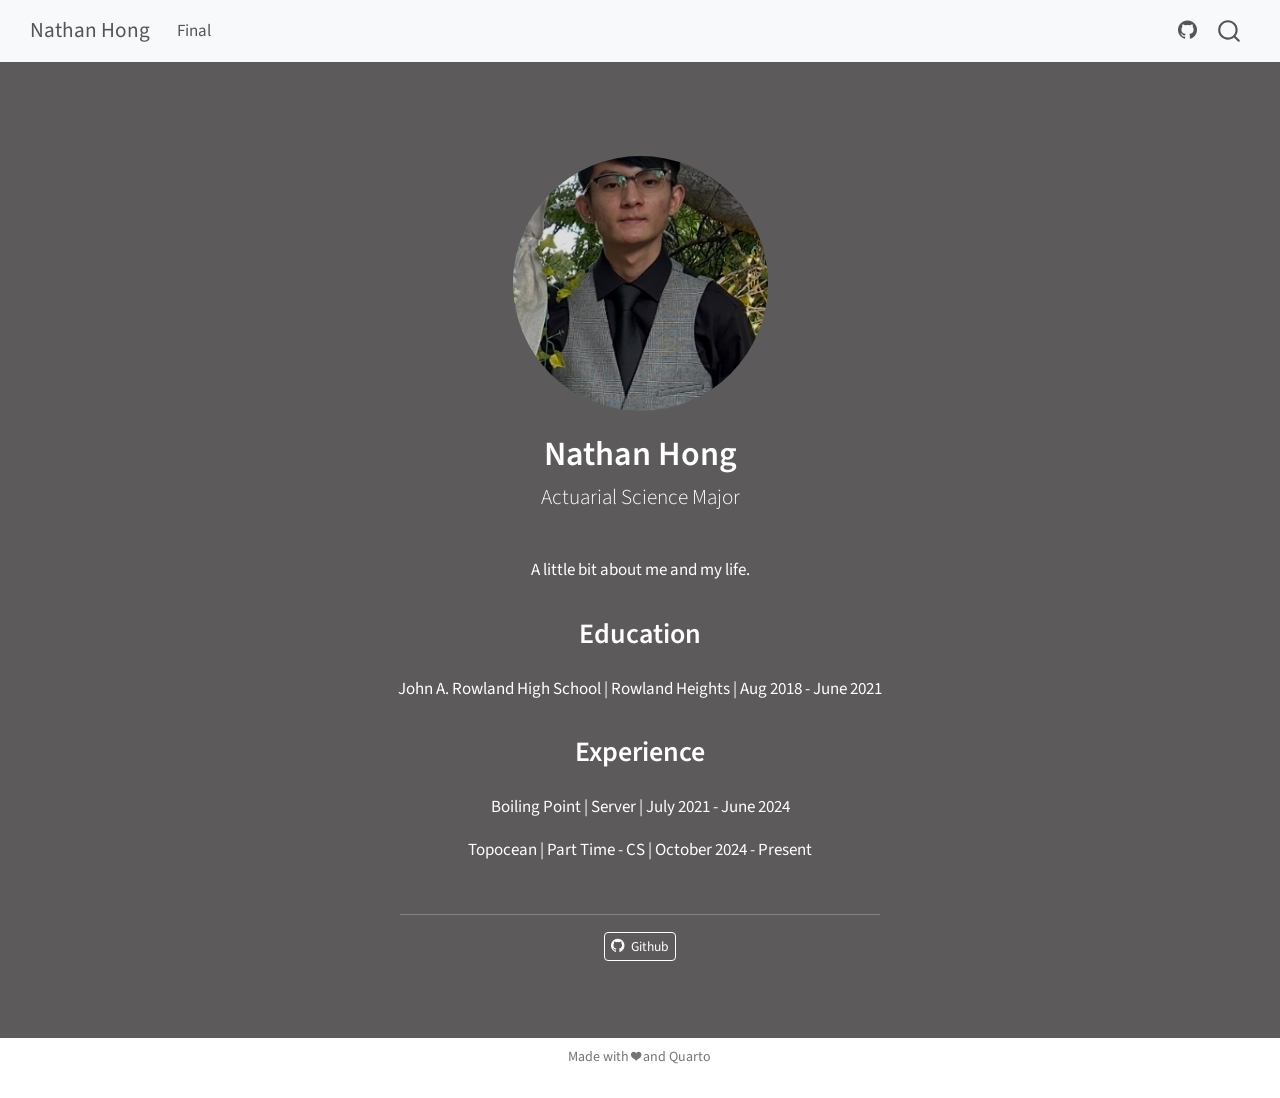
<file: docs/index.html>
<!DOCTYPE html>
<html xmlns="http://www.w3.org/1999/xhtml" lang="en" xml:lang="en"><head>

<meta charset="utf-8">
<meta name="generator" content="quarto-1.9.36">

<meta name="viewport" content="width=device-width, initial-scale=1.0, user-scalable=yes">


<title>Nathan Hong – Home</title>
<style>
/* Default styles provided by pandoc.
** See https://pandoc.org/MANUAL.html#variables-for-html for config info.
*/
code{white-space: pre-wrap;}
span.smallcaps{font-variant: small-caps;}
div.columns{display: flex; gap: min(4vw, 1.5em);}
div.column{flex: auto; overflow-x: auto;}
div.hanging-indent{margin-left: 1.5em; text-indent: -1.5em;}
ul.task-list{list-style: none;}
ul.task-list li input[type="checkbox"] {
  width: 0.8em;
  margin: 0 0.8em 0.2em -1em; /* quarto-specific, see https://github.com/quarto-dev/quarto-cli/issues/4556 */ 
  vertical-align: middle;
}
</style>


<script src="site_libs/quarto-nav/quarto-nav.js"></script>
<script src="site_libs/quarto-nav/headroom.min.js"></script>
<script src="site_libs/clipboard/clipboard.min.js"></script>
<script src="site_libs/quarto-search/autocomplete.umd.js"></script>
<script src="site_libs/quarto-search/fuse.min.js"></script>
<script src="site_libs/quarto-search/quarto-search.js"></script>
<meta name="quarto:offset" content="./">
<script src="site_libs/quarto-html/quarto.js" type="module"></script>
<script src="site_libs/quarto-html/tabsets/tabsets.js" type="module"></script>
<script src="site_libs/quarto-html/popper.min.js"></script>
<script src="site_libs/quarto-html/tippy.umd.min.js"></script>
<link href="site_libs/quarto-html/tippy.css" rel="stylesheet">
<link href="site_libs/quarto-html/quarto-syntax-highlighting-dark-f418161beb48e0141c760e455f12af2c.css" rel="stylesheet" id="quarto-text-highlighting-styles">
<script src="site_libs/bootstrap/bootstrap.min.js"></script>
<link href="site_libs/bootstrap/bootstrap-icons.css" rel="stylesheet">
<link href="site_libs/bootstrap/bootstrap-0cfbec7f10589f0460abef308ab35a1d.min.css" rel="stylesheet" append-hash="true" id="quarto-bootstrap" data-mode="dark">
<script id="quarto-search-options" type="application/json">{
  "location": "navbar",
  "copy-button": false,
  "collapse-after": 3,
  "panel-placement": "end",
  "type": "overlay",
  "limit": 50,
  "keyboard-shortcut": [
    "f",
    "/",
    "s"
  ],
  "show-item-context": false,
  "language": {
    "search-no-results-text": "No results",
    "search-matching-documents-text": "matching documents",
    "search-copy-link-title": "Copy link to search",
    "search-hide-matches-text": "Hide additional matches",
    "search-more-match-text": "more match in this document",
    "search-more-matches-text": "more matches in this document",
    "search-clear-button-title": "Clear",
    "search-text-placeholder": "",
    "search-detached-cancel-button-title": "Cancel",
    "search-submit-button-title": "Submit",
    "search-label": "Search"
  }
}</script>


<meta property="og:title" content="Nathan Hong – Home">
<meta property="og:description" content="Actuarial Science Major">
<meta property="og:image" content="personal image.jpg">
<meta property="og:site_name" content="Home">
</head>

<body class="nav-fixed fullcontent quarto-light">

<div id="quarto-search-results"></div>
  <header id="quarto-header" class="headroom fixed-top">
    <nav class="navbar navbar-expand-lg " data-bs-theme="dark">
      <div class="navbar-container container-fluid">
      <div class="navbar-brand-container mx-auto">
    <a class="navbar-brand" href="./index.html">
    <span class="navbar-title">Nathan Hong</span>
    </a>
  </div>
            <div id="quarto-search" class="" title="Search"></div>
          <button class="navbar-toggler" type="button" data-bs-toggle="collapse" data-bs-target="#navbarCollapse" aria-controls="navbarCollapse" role="menu" aria-expanded="false" aria-label="Toggle navigation" onclick="if (window.quartoToggleHeadroom) { window.quartoToggleHeadroom(); }">
  <span class="navbar-toggler-icon"></span>
</button>
          <div class="collapse navbar-collapse" id="navbarCollapse">
            <ul class="navbar-nav navbar-nav-scroll me-auto">
  <li class="nav-item">
    <a class="nav-link" href="./Final Project.html"> 
<span class="menu-text">Final</span></a>
  </li>  
</ul>
            <ul class="navbar-nav navbar-nav-scroll ms-auto">
  <li class="nav-item compact">
    <a class="nav-link" href="https://github.com/nathan31h"> <i class="bi bi-github" role="img">
</i> 
<span class="menu-text"></span></a>
  </li>  
</ul>
          </div> <!-- /navcollapse -->
            <div class="quarto-navbar-tools">
</div>
      </div> <!-- /container-fluid -->
    </nav>
</header>
<!-- content -->
<div id="quarto-content" class="quarto-container page-columns page-rows-contents page-layout-article page-navbar">
<!-- sidebar -->
<!-- margin-sidebar -->
    
<!-- main -->
<div class="quarto-about-jolla">
  <img src="personal image.jpg" class="about-image
  round " style="height: 15em; width: 15em;">
 <header id="title-block-header" class="quarto-title-block default">
<div class="quarto-title">
<h1 class="title">Nathan Hong</h1>
<p class="subtitle lead">Actuarial Science Major</p>
</div>
<div class="quarto-title-meta">
  </div>
</header><main class="content" id="quarto-document-content">
<p>A little bit about me and my life.</p>
<section id="education" class="level2">
<h2 data-anchor-id="education">Education</h2>
<p>John A. Rowland High School | Rowland Heights | Aug 2018 - June 2021</p>
</section>
<section id="experience" class="level2">
<h2 data-anchor-id="experience">Experience</h2>
<p>Boiling Point | Server | July 2021 - June 2024</p>
<p>Topocean | Part Time - CS | October 2024 - Present</p>


</section>
</main> 
  <hr class="about-sep">
   <div class="about-links">
  <a href="https://github.com/nathan31h" class="about-link" rel="" target="">
    <i class="bi bi-github"></i>
     <span class="about-link-text">Github</span>
  </a>
</div>
</div>
 <!-- /main -->
<script id="quarto-html-after-body" type="application/javascript">
  window.document.addEventListener("DOMContentLoaded", function (event) {
    const isCodeAnnotation = (el) => {
      for (const clz of el.classList) {
        if (clz.startsWith('code-annotation-')) {                     
          return true;
        }
      }
      return false;
    }
    const onCopySuccess = function(e) {
      // button target
      const button = e.trigger;
      // don't keep focus
      button.blur();
      // flash "checked"
      button.classList.add('code-copy-button-checked');
      var currentTitle = button.getAttribute("title");
      button.setAttribute("title", "Copied!");
      let tooltip;
      if (window.bootstrap) {
        button.setAttribute("data-bs-toggle", "tooltip");
        button.setAttribute("data-bs-placement", "left");
        button.setAttribute("data-bs-title", "Copied!");
        tooltip = new bootstrap.Tooltip(button, 
          { trigger: "manual", 
            customClass: "code-copy-button-tooltip",
            offset: [0, -8]});
        tooltip.show();    
      }
      setTimeout(function() {
        if (tooltip) {
          tooltip.hide();
          button.removeAttribute("data-bs-title");
          button.removeAttribute("data-bs-toggle");
          button.removeAttribute("data-bs-placement");
        }
        button.setAttribute("title", currentTitle);
        button.classList.remove('code-copy-button-checked');
      }, 1000);
      // clear code selection
      e.clearSelection();
    }
    const getTextToCopy = function(trigger) {
      const outerScaffold = trigger.parentElement.cloneNode(true);
      const codeEl = outerScaffold.querySelector('code');
      for (const childEl of codeEl.children) {
        if (isCodeAnnotation(childEl)) {
          childEl.remove();
        }
      }
      return codeEl.innerText;
    }
    const clipboard = new window.ClipboardJS('.code-copy-button:not([data-in-quarto-modal])', {
      text: getTextToCopy
    });
    clipboard.on('success', onCopySuccess);
    if (window.document.getElementById('quarto-embedded-source-code-modal')) {
      const clipboardModal = new window.ClipboardJS('.code-copy-button[data-in-quarto-modal]', {
        text: getTextToCopy,
        container: window.document.getElementById('quarto-embedded-source-code-modal')
      });
      clipboardModal.on('success', onCopySuccess);
    }
      var localhostRegex = new RegExp(/^(?:http|https):\/\/localhost\:?[0-9]*\//);
      var mailtoRegex = new RegExp(/^mailto:/);
        var filterRegex = new RegExp('/' + window.location.host + '/');
      var isInternal = (href) => {
          return filterRegex.test(href) || localhostRegex.test(href) || mailtoRegex.test(href);
      }
      // Inspect non-navigation links and adorn them if external
     var links = window.document.querySelectorAll('a[href]:not(.nav-link):not(.navbar-brand):not(.toc-action):not(.sidebar-link):not(.sidebar-item-toggle):not(.pagination-link):not(.no-external):not([aria-hidden]):not(.dropdown-item):not(.quarto-navigation-tool):not(.about-link)');
      for (var i=0; i<links.length; i++) {
        const link = links[i];
        if (!isInternal(link.href)) {
          // undo the damage that might have been done by quarto-nav.js in the case of
          // links that we want to consider external
          if (link.dataset.originalHref !== undefined) {
            link.href = link.dataset.originalHref;
          }
        }
      }
    function tippyHover(el, contentFn, onTriggerFn, onUntriggerFn) {
      const config = {
        allowHTML: true,
        maxWidth: 500,
        delay: 100,
        arrow: false,
        appendTo: function(el) {
            return el.parentElement;
        },
        interactive: true,
        interactiveBorder: 10,
        theme: 'quarto',
        placement: 'bottom-start',
      };
      if (contentFn) {
        config.content = contentFn;
      }
      if (onTriggerFn) {
        config.onTrigger = onTriggerFn;
      }
      if (onUntriggerFn) {
        config.onUntrigger = onUntriggerFn;
      }
      window.tippy(el, config); 
    }
    const noterefs = window.document.querySelectorAll('a[role="doc-noteref"]');
    for (var i=0; i<noterefs.length; i++) {
      const ref = noterefs[i];
      tippyHover(ref, function() {
        // use id or data attribute instead here
        let href = ref.getAttribute('data-footnote-href') || ref.getAttribute('href');
        try { href = new URL(href).hash; } catch {}
        const id = href.replace(/^#\/?/, "");
        const note = window.document.getElementById(id);
        if (note) {
          return note.innerHTML;
        } else {
          return "";
        }
      });
    }
    const xrefs = window.document.querySelectorAll('a.quarto-xref');
    const processXRef = (id, note) => {
      // Strip column container classes
      const stripColumnClz = (el) => {
        el.classList.remove("page-full", "page-columns");
        if (el.children) {
          for (const child of el.children) {
            stripColumnClz(child);
          }
        }
      }
      stripColumnClz(note)
      if (id === null || id.startsWith('sec-')) {
        // Special case sections, only their first couple elements
        const container = document.createElement("div");
        if (note.children && note.children.length > 2) {
          container.appendChild(note.children[0].cloneNode(true));
          for (let i = 1; i < note.children.length; i++) {
            const child = note.children[i];
            if (child.tagName === "P" && child.innerText === "") {
              continue;
            } else {
              container.appendChild(child.cloneNode(true));
              break;
            }
          }
          if (window.Quarto?.typesetMath) {
            window.Quarto.typesetMath(container);
          }
          return container.innerHTML
        } else {
          if (window.Quarto?.typesetMath) {
            window.Quarto.typesetMath(note);
          }
          return note.innerHTML;
        }
      } else {
        // Remove any anchor links if they are present
        const anchorLink = note.querySelector('a.anchorjs-link');
        if (anchorLink) {
          anchorLink.remove();
        }
        if (window.Quarto?.typesetMath) {
          window.Quarto.typesetMath(note);
        }
        if (note.classList.contains("callout")) {
          return note.outerHTML;
        } else {
          return note.innerHTML;
        }
      }
    }
    for (var i=0; i<xrefs.length; i++) {
      const xref = xrefs[i];
      tippyHover(xref, undefined, function(instance) {
        instance.disable();
        let url = xref.getAttribute('href');
        let hash = undefined; 
        if (url.startsWith('#')) {
          hash = url;
        } else {
          try { hash = new URL(url).hash; } catch {}
        }
        if (hash) {
          const id = hash.replace(/^#\/?/, "");
          const note = window.document.getElementById(id);
          if (note !== null) {
            try {
              const html = processXRef(id, note.cloneNode(true));
              instance.setContent(html);
            } finally {
              instance.enable();
              instance.show();
            }
          } else {
            // See if we can fetch this
            fetch(url.split('#')[0])
            .then(res => res.text())
            .then(html => {
              const parser = new DOMParser();
              const htmlDoc = parser.parseFromString(html, "text/html");
              const note = htmlDoc.getElementById(id);
              if (note !== null) {
                const html = processXRef(id, note);
                instance.setContent(html);
              } 
            }).finally(() => {
              instance.enable();
              instance.show();
            });
          }
        } else {
          // See if we can fetch a full url (with no hash to target)
          // This is a special case and we should probably do some content thinning / targeting
          fetch(url)
          .then(res => res.text())
          .then(html => {
            const parser = new DOMParser();
            const htmlDoc = parser.parseFromString(html, "text/html");
            const note = htmlDoc.querySelector('main.content');
            if (note !== null) {
              // This should only happen for chapter cross references
              // (since there is no id in the URL)
              // remove the first header
              if (note.children.length > 0 && note.children[0].tagName === "HEADER") {
                note.children[0].remove();
              }
              const html = processXRef(null, note);
              instance.setContent(html);
            } 
          }).finally(() => {
            instance.enable();
            instance.show();
          });
        }
      }, function(instance) {
      });
    }
        let selectedAnnoteEl;
        const selectorForAnnotation = ( cell, annotation) => {
          let cellAttr = 'data-code-cell="' + cell + '"';
          let lineAttr = 'data-code-annotation="' +  annotation + '"';
          const selector = 'span[' + cellAttr + '][' + lineAttr + ']';
          return selector;
        }
        const selectCodeLines = (annoteEl) => {
          const doc = window.document;
          const targetCell = annoteEl.getAttribute("data-target-cell");
          const targetAnnotation = annoteEl.getAttribute("data-target-annotation");
          const annoteSpan = window.document.querySelector(selectorForAnnotation(targetCell, targetAnnotation));
          const lines = annoteSpan.getAttribute("data-code-lines").split(",");
          const lineIds = lines.map((line) => {
            return targetCell + "-" + line;
          })
          let top = null;
          let height = null;
          let parent = null;
          if (lineIds.length > 0) {
              //compute the position of the single el (top and bottom and make a div)
              const el = window.document.getElementById(lineIds[0]);
              top = el.offsetTop;
              height = el.offsetHeight;
              parent = el.parentElement.parentElement;
            if (lineIds.length > 1) {
              const lastEl = window.document.getElementById(lineIds[lineIds.length - 1]);
              const bottom = lastEl.offsetTop + lastEl.offsetHeight;
              height = bottom - top;
            }
            if (top !== null && height !== null && parent !== null) {
              // cook up a div (if necessary) and position it 
              let div = window.document.getElementById("code-annotation-line-highlight");
              if (div === null) {
                div = window.document.createElement("div");
                div.setAttribute("id", "code-annotation-line-highlight");
                div.style.position = 'absolute';
                parent.appendChild(div);
              }
              div.style.top = top - 2 + "px";
              div.style.height = height + 4 + "px";
              div.style.left = 0;
              let gutterDiv = window.document.getElementById("code-annotation-line-highlight-gutter");
              if (gutterDiv === null) {
                gutterDiv = window.document.createElement("div");
                gutterDiv.setAttribute("id", "code-annotation-line-highlight-gutter");
                gutterDiv.style.position = 'absolute';
                const codeCell = window.document.getElementById(targetCell);
                const gutter = codeCell.querySelector('.code-annotation-gutter');
                gutter.appendChild(gutterDiv);
              }
              gutterDiv.style.top = top - 2 + "px";
              gutterDiv.style.height = height + 4 + "px";
            }
            selectedAnnoteEl = annoteEl;
          }
        };
        const unselectCodeLines = () => {
          const elementsIds = ["code-annotation-line-highlight", "code-annotation-line-highlight-gutter"];
          elementsIds.forEach((elId) => {
            const div = window.document.getElementById(elId);
            if (div) {
              div.remove();
            }
          });
          selectedAnnoteEl = undefined;
        };
          // Handle positioning of the toggle
      window.addEventListener(
        "resize",
        throttle(() => {
          elRect = undefined;
          if (selectedAnnoteEl) {
            selectCodeLines(selectedAnnoteEl);
          }
        }, 10)
      );
      function throttle(fn, ms) {
      let throttle = false;
      let timer;
        return (...args) => {
          if(!throttle) { // first call gets through
              fn.apply(this, args);
              throttle = true;
          } else { // all the others get throttled
              if(timer) clearTimeout(timer); // cancel #2
              timer = setTimeout(() => {
                fn.apply(this, args);
                timer = throttle = false;
              }, ms);
          }
        };
      }
        // Attach click handler to the DT
        const annoteDls = window.document.querySelectorAll('dt[data-target-cell]');
        for (const annoteDlNode of annoteDls) {
          annoteDlNode.addEventListener('click', (event) => {
            const clickedEl = event.target;
            if (clickedEl !== selectedAnnoteEl) {
              unselectCodeLines();
              const activeEl = window.document.querySelector('dt[data-target-cell].code-annotation-active');
              if (activeEl) {
                activeEl.classList.remove('code-annotation-active');
              }
              selectCodeLines(clickedEl);
              clickedEl.classList.add('code-annotation-active');
            } else {
              // Unselect the line
              unselectCodeLines();
              clickedEl.classList.remove('code-annotation-active');
            }
          });
        }
    const findCites = (el) => {
      const parentEl = el.parentElement;
      if (parentEl) {
        const cites = parentEl.dataset.cites;
        if (cites) {
          return {
            el,
            cites: cites.split(' ')
          };
        } else {
          return findCites(el.parentElement)
        }
      } else {
        return undefined;
      }
    };
    var bibliorefs = window.document.querySelectorAll('a[role="doc-biblioref"]');
    for (var i=0; i<bibliorefs.length; i++) {
      const ref = bibliorefs[i];
      const citeInfo = findCites(ref);
      if (citeInfo) {
        tippyHover(citeInfo.el, function() {
          var popup = window.document.createElement('div');
          citeInfo.cites.forEach(function(cite) {
            var citeDiv = window.document.createElement('div');
            citeDiv.classList.add('hanging-indent');
            citeDiv.classList.add('csl-entry');
            var biblioDiv = window.document.getElementById('ref-' + cite);
            if (biblioDiv) {
              citeDiv.innerHTML = biblioDiv.innerHTML;
            }
            popup.appendChild(citeDiv);
          });
          return popup.innerHTML;
        });
      }
    }
  });
  </script>
</div> <!-- /content -->
<footer class="footer">
  <div class="nav-footer">
    <div class="nav-footer-left">
      &nbsp;
    </div>   
    <div class="nav-footer-center">
<p>Made with ❤️ and Quarto</p>
</div>
    <div class="nav-footer-right">
      &nbsp;
    </div>
  </div>
</footer>




</body></html>
</file>
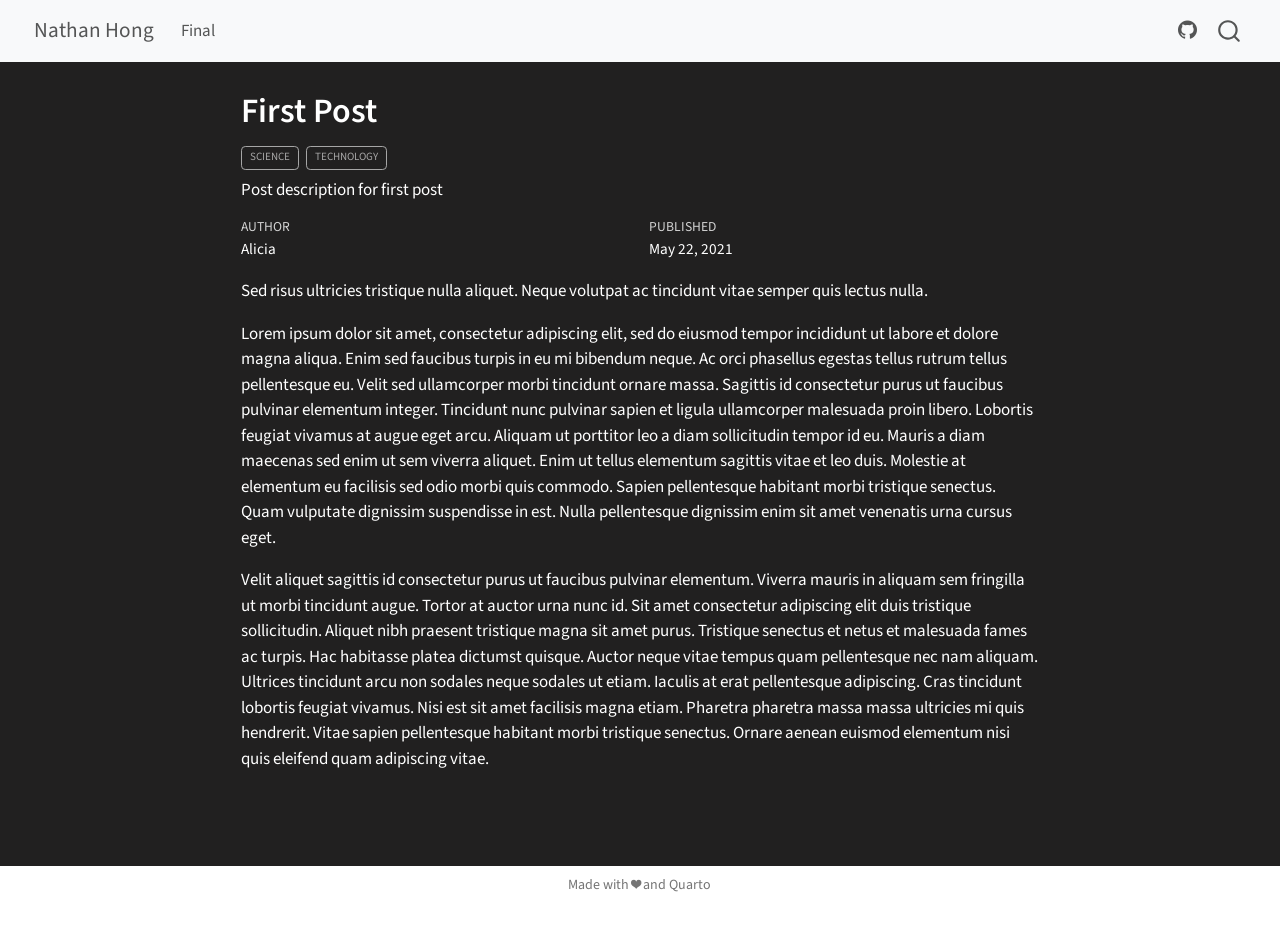
<file: docs/blog/first-post/index.html>
<!DOCTYPE html>
<html xmlns="http://www.w3.org/1999/xhtml" lang="en" xml:lang="en"><head>

<meta charset="utf-8">
<meta name="generator" content="quarto-1.8.25">

<meta name="viewport" content="width=device-width, initial-scale=1.0, user-scalable=yes">

<meta name="author" content="Alicia">
<meta name="dcterms.date" content="2021-05-22">
<meta name="description" content="Post description for first post">

<title>First Post – Home</title>
<style>
code{white-space: pre-wrap;}
span.smallcaps{font-variant: small-caps;}
div.columns{display: flex; gap: min(4vw, 1.5em);}
div.column{flex: auto; overflow-x: auto;}
div.hanging-indent{margin-left: 1.5em; text-indent: -1.5em;}
ul.task-list{list-style: none;}
ul.task-list li input[type="checkbox"] {
  width: 0.8em;
  margin: 0 0.8em 0.2em -1em; /* quarto-specific, see https://github.com/quarto-dev/quarto-cli/issues/4556 */ 
  vertical-align: middle;
}
</style>


<script src="../../site_libs/quarto-nav/quarto-nav.js"></script>
<script src="../../site_libs/quarto-nav/headroom.min.js"></script>
<script src="../../site_libs/clipboard/clipboard.min.js"></script>
<script src="../../site_libs/quarto-search/autocomplete.umd.js"></script>
<script src="../../site_libs/quarto-search/fuse.min.js"></script>
<script src="../../site_libs/quarto-search/quarto-search.js"></script>
<meta name="quarto:offset" content="../../">
<script src="../../site_libs/quarto-html/quarto.js" type="module"></script>
<script src="../../site_libs/quarto-html/tabsets/tabsets.js" type="module"></script>
<script src="../../site_libs/quarto-html/axe/axe-check.js" type="module"></script>
<script src="../../site_libs/quarto-html/popper.min.js"></script>
<script src="../../site_libs/quarto-html/tippy.umd.min.js"></script>
<script src="../../site_libs/quarto-html/anchor.min.js"></script>
<link href="../../site_libs/quarto-html/tippy.css" rel="stylesheet">
<link href="../../site_libs/quarto-html/quarto-syntax-highlighting-dark-707d8167ce6003fca903bfe2be84ab7f.css" rel="stylesheet" id="quarto-text-highlighting-styles">
<script src="../../site_libs/bootstrap/bootstrap.min.js"></script>
<link href="../../site_libs/bootstrap/bootstrap-icons.css" rel="stylesheet">
<link href="../../site_libs/bootstrap/bootstrap-665cf4fa092dd3ab19ad3d134df09f55.min.css" rel="stylesheet" append-hash="true" id="quarto-bootstrap" data-mode="dark">
<script id="quarto-search-options" type="application/json">{
  "location": "navbar",
  "copy-button": false,
  "collapse-after": 3,
  "panel-placement": "end",
  "type": "overlay",
  "limit": 50,
  "keyboard-shortcut": [
    "f",
    "/",
    "s"
  ],
  "show-item-context": false,
  "language": {
    "search-no-results-text": "No results",
    "search-matching-documents-text": "matching documents",
    "search-copy-link-title": "Copy link to search",
    "search-hide-matches-text": "Hide additional matches",
    "search-more-match-text": "more match in this document",
    "search-more-matches-text": "more matches in this document",
    "search-clear-button-title": "Clear",
    "search-text-placeholder": "",
    "search-detached-cancel-button-title": "Cancel",
    "search-submit-button-title": "Submit",
    "search-label": "Search"
  }
}</script>


<meta property="og:title" content="First Post – Home">
<meta property="og:description" content="Post description for first post">
<meta property="og:image" content="cover.jpg">
<meta property="og:site_name" content="Home">
</head>

<body class="nav-fixed fullcontent quarto-light">

<div id="quarto-search-results"></div>
  <header id="quarto-header" class="headroom fixed-top">
    <nav class="navbar navbar-expand-lg " data-bs-theme="dark">
      <div class="navbar-container container-fluid">
      <div class="navbar-brand-container mx-auto">
    <a href="../../index.html" class="navbar-brand navbar-brand-logo">
    </a>
    <a class="navbar-brand" href="../../index.html">
    <span class="navbar-title">Nathan Hong</span>
    </a>
  </div>
            <div id="quarto-search" class="" title="Search"></div>
          <button class="navbar-toggler" type="button" data-bs-toggle="collapse" data-bs-target="#navbarCollapse" aria-controls="navbarCollapse" role="menu" aria-expanded="false" aria-label="Toggle navigation" onclick="if (window.quartoToggleHeadroom) { window.quartoToggleHeadroom(); }">
  <span class="navbar-toggler-icon"></span>
</button>
          <div class="collapse navbar-collapse" id="navbarCollapse">
            <ul class="navbar-nav navbar-nav-scroll me-auto">
  <li class="nav-item">
    <a class="nav-link" href="../../Final Project.html"> 
<span class="menu-text">Final</span></a>
  </li>  
</ul>
            <ul class="navbar-nav navbar-nav-scroll ms-auto">
  <li class="nav-item compact">
    <a class="nav-link" href="https://github.com/nathan31h"> <i class="bi bi-github" role="img">
</i> 
<span class="menu-text"></span></a>
  </li>  
</ul>
          </div> <!-- /navcollapse -->
            <div class="quarto-navbar-tools">
</div>
      </div> <!-- /container-fluid -->
    </nav>
</header>
<!-- content -->
<div id="quarto-content" class="quarto-container page-columns page-rows-contents page-layout-article page-navbar">
<!-- sidebar -->
<!-- margin-sidebar -->
    
<!-- main -->
<main class="content" id="quarto-document-content">

<header id="title-block-header" class="quarto-title-block default">
<div class="quarto-title">
<h1 class="title">First Post</h1>
  <div class="quarto-categories">
    <div class="quarto-category">Science</div>
    <div class="quarto-category">Technology</div>
  </div>
  </div>

<div>
  <div class="description">
    Post description for first post
  </div>
</div>


<div class="quarto-title-meta">

    <div>
    <div class="quarto-title-meta-heading">Author</div>
    <div class="quarto-title-meta-contents">
             <p>Alicia </p>
          </div>
  </div>
    
    <div>
    <div class="quarto-title-meta-heading">Published</div>
    <div class="quarto-title-meta-contents">
      <p class="date">May 22, 2021</p>
    </div>
  </div>
  
    
  </div>
  


</header>


<p>Sed risus ultricies tristique nulla aliquet. Neque volutpat ac tincidunt vitae semper quis lectus nulla.</p>
<p>Lorem ipsum dolor sit amet, consectetur adipiscing elit, sed do eiusmod tempor incididunt ut labore et dolore magna aliqua. Enim sed faucibus turpis in eu mi bibendum neque. Ac orci phasellus egestas tellus rutrum tellus pellentesque eu. Velit sed ullamcorper morbi tincidunt ornare massa. Sagittis id consectetur purus ut faucibus pulvinar elementum integer. Tincidunt nunc pulvinar sapien et ligula ullamcorper malesuada proin libero. Lobortis feugiat vivamus at augue eget arcu. Aliquam ut porttitor leo a diam sollicitudin tempor id eu. Mauris a diam maecenas sed enim ut sem viverra aliquet. Enim ut tellus elementum sagittis vitae et leo duis. Molestie at elementum eu facilisis sed odio morbi quis commodo. Sapien pellentesque habitant morbi tristique senectus. Quam vulputate dignissim suspendisse in est. Nulla pellentesque dignissim enim sit amet venenatis urna cursus eget.</p>
<p>Velit aliquet sagittis id consectetur purus ut faucibus pulvinar elementum. Viverra mauris in aliquam sem fringilla ut morbi tincidunt augue. Tortor at auctor urna nunc id. Sit amet consectetur adipiscing elit duis tristique sollicitudin. Aliquet nibh praesent tristique magna sit amet purus. Tristique senectus et netus et malesuada fames ac turpis. Hac habitasse platea dictumst quisque. Auctor neque vitae tempus quam pellentesque nec nam aliquam. Ultrices tincidunt arcu non sodales neque sodales ut etiam. Iaculis at erat pellentesque adipiscing. Cras tincidunt lobortis feugiat vivamus. Nisi est sit amet facilisis magna etiam. Pharetra pharetra massa massa ultricies mi quis hendrerit. Vitae sapien pellentesque habitant morbi tristique senectus. Ornare aenean euismod elementum nisi quis eleifend quam adipiscing vitae.</p>



</main> <!-- /main -->
<script id="quarto-html-after-body" type="application/javascript">
  window.document.addEventListener("DOMContentLoaded", function (event) {
    const icon = "";
    const anchorJS = new window.AnchorJS();
    anchorJS.options = {
      placement: 'right',
      icon: icon
    };
    anchorJS.add('.anchored');
    const isCodeAnnotation = (el) => {
      for (const clz of el.classList) {
        if (clz.startsWith('code-annotation-')) {                     
          return true;
        }
      }
      return false;
    }
    const onCopySuccess = function(e) {
      // button target
      const button = e.trigger;
      // don't keep focus
      button.blur();
      // flash "checked"
      button.classList.add('code-copy-button-checked');
      var currentTitle = button.getAttribute("title");
      button.setAttribute("title", "Copied!");
      let tooltip;
      if (window.bootstrap) {
        button.setAttribute("data-bs-toggle", "tooltip");
        button.setAttribute("data-bs-placement", "left");
        button.setAttribute("data-bs-title", "Copied!");
        tooltip = new bootstrap.Tooltip(button, 
          { trigger: "manual", 
            customClass: "code-copy-button-tooltip",
            offset: [0, -8]});
        tooltip.show();    
      }
      setTimeout(function() {
        if (tooltip) {
          tooltip.hide();
          button.removeAttribute("data-bs-title");
          button.removeAttribute("data-bs-toggle");
          button.removeAttribute("data-bs-placement");
        }
        button.setAttribute("title", currentTitle);
        button.classList.remove('code-copy-button-checked');
      }, 1000);
      // clear code selection
      e.clearSelection();
    }
    const getTextToCopy = function(trigger) {
      const outerScaffold = trigger.parentElement.cloneNode(true);
      const codeEl = outerScaffold.querySelector('code');
      for (const childEl of codeEl.children) {
        if (isCodeAnnotation(childEl)) {
          childEl.remove();
        }
      }
      return codeEl.innerText;
    }
    const clipboard = new window.ClipboardJS('.code-copy-button:not([data-in-quarto-modal])', {
      text: getTextToCopy
    });
    clipboard.on('success', onCopySuccess);
    if (window.document.getElementById('quarto-embedded-source-code-modal')) {
      const clipboardModal = new window.ClipboardJS('.code-copy-button[data-in-quarto-modal]', {
        text: getTextToCopy,
        container: window.document.getElementById('quarto-embedded-source-code-modal')
      });
      clipboardModal.on('success', onCopySuccess);
    }
      var localhostRegex = new RegExp(/^(?:http|https):\/\/localhost\:?[0-9]*\//);
      var mailtoRegex = new RegExp(/^mailto:/);
        var filterRegex = new RegExp('/' + window.location.host + '/');
      var isInternal = (href) => {
          return filterRegex.test(href) || localhostRegex.test(href) || mailtoRegex.test(href);
      }
      // Inspect non-navigation links and adorn them if external
     var links = window.document.querySelectorAll('a[href]:not(.nav-link):not(.navbar-brand):not(.toc-action):not(.sidebar-link):not(.sidebar-item-toggle):not(.pagination-link):not(.no-external):not([aria-hidden]):not(.dropdown-item):not(.quarto-navigation-tool):not(.about-link)');
      for (var i=0; i<links.length; i++) {
        const link = links[i];
        if (!isInternal(link.href)) {
          // undo the damage that might have been done by quarto-nav.js in the case of
          // links that we want to consider external
          if (link.dataset.originalHref !== undefined) {
            link.href = link.dataset.originalHref;
          }
        }
      }
    function tippyHover(el, contentFn, onTriggerFn, onUntriggerFn) {
      const config = {
        allowHTML: true,
        maxWidth: 500,
        delay: 100,
        arrow: false,
        appendTo: function(el) {
            return el.parentElement;
        },
        interactive: true,
        interactiveBorder: 10,
        theme: 'quarto',
        placement: 'bottom-start',
      };
      if (contentFn) {
        config.content = contentFn;
      }
      if (onTriggerFn) {
        config.onTrigger = onTriggerFn;
      }
      if (onUntriggerFn) {
        config.onUntrigger = onUntriggerFn;
      }
      window.tippy(el, config); 
    }
    const noterefs = window.document.querySelectorAll('a[role="doc-noteref"]');
    for (var i=0; i<noterefs.length; i++) {
      const ref = noterefs[i];
      tippyHover(ref, function() {
        // use id or data attribute instead here
        let href = ref.getAttribute('data-footnote-href') || ref.getAttribute('href');
        try { href = new URL(href).hash; } catch {}
        const id = href.replace(/^#\/?/, "");
        const note = window.document.getElementById(id);
        if (note) {
          return note.innerHTML;
        } else {
          return "";
        }
      });
    }
    const xrefs = window.document.querySelectorAll('a.quarto-xref');
    const processXRef = (id, note) => {
      // Strip column container classes
      const stripColumnClz = (el) => {
        el.classList.remove("page-full", "page-columns");
        if (el.children) {
          for (const child of el.children) {
            stripColumnClz(child);
          }
        }
      }
      stripColumnClz(note)
      if (id === null || id.startsWith('sec-')) {
        // Special case sections, only their first couple elements
        const container = document.createElement("div");
        if (note.children && note.children.length > 2) {
          container.appendChild(note.children[0].cloneNode(true));
          for (let i = 1; i < note.children.length; i++) {
            const child = note.children[i];
            if (child.tagName === "P" && child.innerText === "") {
              continue;
            } else {
              container.appendChild(child.cloneNode(true));
              break;
            }
          }
          if (window.Quarto?.typesetMath) {
            window.Quarto.typesetMath(container);
          }
          return container.innerHTML
        } else {
          if (window.Quarto?.typesetMath) {
            window.Quarto.typesetMath(note);
          }
          return note.innerHTML;
        }
      } else {
        // Remove any anchor links if they are present
        const anchorLink = note.querySelector('a.anchorjs-link');
        if (anchorLink) {
          anchorLink.remove();
        }
        if (window.Quarto?.typesetMath) {
          window.Quarto.typesetMath(note);
        }
        if (note.classList.contains("callout")) {
          return note.outerHTML;
        } else {
          return note.innerHTML;
        }
      }
    }
    for (var i=0; i<xrefs.length; i++) {
      const xref = xrefs[i];
      tippyHover(xref, undefined, function(instance) {
        instance.disable();
        let url = xref.getAttribute('href');
        let hash = undefined; 
        if (url.startsWith('#')) {
          hash = url;
        } else {
          try { hash = new URL(url).hash; } catch {}
        }
        if (hash) {
          const id = hash.replace(/^#\/?/, "");
          const note = window.document.getElementById(id);
          if (note !== null) {
            try {
              const html = processXRef(id, note.cloneNode(true));
              instance.setContent(html);
            } finally {
              instance.enable();
              instance.show();
            }
          } else {
            // See if we can fetch this
            fetch(url.split('#')[0])
            .then(res => res.text())
            .then(html => {
              const parser = new DOMParser();
              const htmlDoc = parser.parseFromString(html, "text/html");
              const note = htmlDoc.getElementById(id);
              if (note !== null) {
                const html = processXRef(id, note);
                instance.setContent(html);
              } 
            }).finally(() => {
              instance.enable();
              instance.show();
            });
          }
        } else {
          // See if we can fetch a full url (with no hash to target)
          // This is a special case and we should probably do some content thinning / targeting
          fetch(url)
          .then(res => res.text())
          .then(html => {
            const parser = new DOMParser();
            const htmlDoc = parser.parseFromString(html, "text/html");
            const note = htmlDoc.querySelector('main.content');
            if (note !== null) {
              // This should only happen for chapter cross references
              // (since there is no id in the URL)
              // remove the first header
              if (note.children.length > 0 && note.children[0].tagName === "HEADER") {
                note.children[0].remove();
              }
              const html = processXRef(null, note);
              instance.setContent(html);
            } 
          }).finally(() => {
            instance.enable();
            instance.show();
          });
        }
      }, function(instance) {
      });
    }
        let selectedAnnoteEl;
        const selectorForAnnotation = ( cell, annotation) => {
          let cellAttr = 'data-code-cell="' + cell + '"';
          let lineAttr = 'data-code-annotation="' +  annotation + '"';
          const selector = 'span[' + cellAttr + '][' + lineAttr + ']';
          return selector;
        }
        const selectCodeLines = (annoteEl) => {
          const doc = window.document;
          const targetCell = annoteEl.getAttribute("data-target-cell");
          const targetAnnotation = annoteEl.getAttribute("data-target-annotation");
          const annoteSpan = window.document.querySelector(selectorForAnnotation(targetCell, targetAnnotation));
          const lines = annoteSpan.getAttribute("data-code-lines").split(",");
          const lineIds = lines.map((line) => {
            return targetCell + "-" + line;
          })
          let top = null;
          let height = null;
          let parent = null;
          if (lineIds.length > 0) {
              //compute the position of the single el (top and bottom and make a div)
              const el = window.document.getElementById(lineIds[0]);
              top = el.offsetTop;
              height = el.offsetHeight;
              parent = el.parentElement.parentElement;
            if (lineIds.length > 1) {
              const lastEl = window.document.getElementById(lineIds[lineIds.length - 1]);
              const bottom = lastEl.offsetTop + lastEl.offsetHeight;
              height = bottom - top;
            }
            if (top !== null && height !== null && parent !== null) {
              // cook up a div (if necessary) and position it 
              let div = window.document.getElementById("code-annotation-line-highlight");
              if (div === null) {
                div = window.document.createElement("div");
                div.setAttribute("id", "code-annotation-line-highlight");
                div.style.position = 'absolute';
                parent.appendChild(div);
              }
              div.style.top = top - 2 + "px";
              div.style.height = height + 4 + "px";
              div.style.left = 0;
              let gutterDiv = window.document.getElementById("code-annotation-line-highlight-gutter");
              if (gutterDiv === null) {
                gutterDiv = window.document.createElement("div");
                gutterDiv.setAttribute("id", "code-annotation-line-highlight-gutter");
                gutterDiv.style.position = 'absolute';
                const codeCell = window.document.getElementById(targetCell);
                const gutter = codeCell.querySelector('.code-annotation-gutter');
                gutter.appendChild(gutterDiv);
              }
              gutterDiv.style.top = top - 2 + "px";
              gutterDiv.style.height = height + 4 + "px";
            }
            selectedAnnoteEl = annoteEl;
          }
        };
        const unselectCodeLines = () => {
          const elementsIds = ["code-annotation-line-highlight", "code-annotation-line-highlight-gutter"];
          elementsIds.forEach((elId) => {
            const div = window.document.getElementById(elId);
            if (div) {
              div.remove();
            }
          });
          selectedAnnoteEl = undefined;
        };
          // Handle positioning of the toggle
      window.addEventListener(
        "resize",
        throttle(() => {
          elRect = undefined;
          if (selectedAnnoteEl) {
            selectCodeLines(selectedAnnoteEl);
          }
        }, 10)
      );
      function throttle(fn, ms) {
      let throttle = false;
      let timer;
        return (...args) => {
          if(!throttle) { // first call gets through
              fn.apply(this, args);
              throttle = true;
          } else { // all the others get throttled
              if(timer) clearTimeout(timer); // cancel #2
              timer = setTimeout(() => {
                fn.apply(this, args);
                timer = throttle = false;
              }, ms);
          }
        };
      }
        // Attach click handler to the DT
        const annoteDls = window.document.querySelectorAll('dt[data-target-cell]');
        for (const annoteDlNode of annoteDls) {
          annoteDlNode.addEventListener('click', (event) => {
            const clickedEl = event.target;
            if (clickedEl !== selectedAnnoteEl) {
              unselectCodeLines();
              const activeEl = window.document.querySelector('dt[data-target-cell].code-annotation-active');
              if (activeEl) {
                activeEl.classList.remove('code-annotation-active');
              }
              selectCodeLines(clickedEl);
              clickedEl.classList.add('code-annotation-active');
            } else {
              // Unselect the line
              unselectCodeLines();
              clickedEl.classList.remove('code-annotation-active');
            }
          });
        }
    const findCites = (el) => {
      const parentEl = el.parentElement;
      if (parentEl) {
        const cites = parentEl.dataset.cites;
        if (cites) {
          return {
            el,
            cites: cites.split(' ')
          };
        } else {
          return findCites(el.parentElement)
        }
      } else {
        return undefined;
      }
    };
    var bibliorefs = window.document.querySelectorAll('a[role="doc-biblioref"]');
    for (var i=0; i<bibliorefs.length; i++) {
      const ref = bibliorefs[i];
      const citeInfo = findCites(ref);
      if (citeInfo) {
        tippyHover(citeInfo.el, function() {
          var popup = window.document.createElement('div');
          citeInfo.cites.forEach(function(cite) {
            var citeDiv = window.document.createElement('div');
            citeDiv.classList.add('hanging-indent');
            citeDiv.classList.add('csl-entry');
            var biblioDiv = window.document.getElementById('ref-' + cite);
            if (biblioDiv) {
              citeDiv.innerHTML = biblioDiv.innerHTML;
            }
            popup.appendChild(citeDiv);
          });
          return popup.innerHTML;
        });
      }
    }
  });
  </script>
</div> <!-- /content -->
<footer class="footer">
  <div class="nav-footer">
    <div class="nav-footer-left">
      &nbsp;
    </div>   
    <div class="nav-footer-center">
<p>Made with ❤️ and Quarto</p>
</div>
    <div class="nav-footer-right">
      &nbsp;
    </div>
  </div>
</footer>




</body></html>
</file>
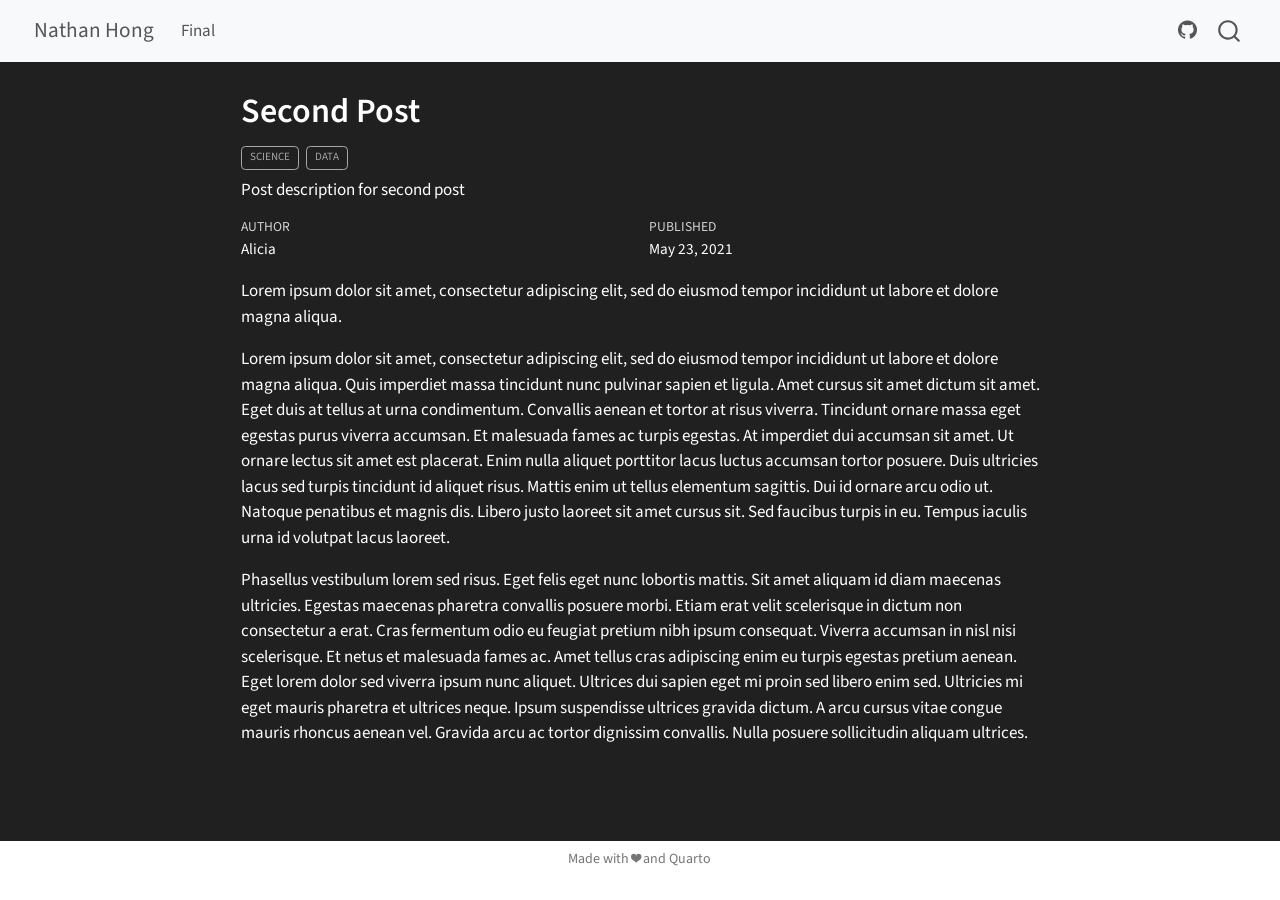
<file: docs/blog/second-post/index.html>
<!DOCTYPE html>
<html xmlns="http://www.w3.org/1999/xhtml" lang="en" xml:lang="en"><head>

<meta charset="utf-8">
<meta name="generator" content="quarto-1.8.25">

<meta name="viewport" content="width=device-width, initial-scale=1.0, user-scalable=yes">

<meta name="author" content="Alicia">
<meta name="dcterms.date" content="2021-05-23">
<meta name="description" content="Post description for second post">

<title>Second Post – Home</title>
<style>
code{white-space: pre-wrap;}
span.smallcaps{font-variant: small-caps;}
div.columns{display: flex; gap: min(4vw, 1.5em);}
div.column{flex: auto; overflow-x: auto;}
div.hanging-indent{margin-left: 1.5em; text-indent: -1.5em;}
ul.task-list{list-style: none;}
ul.task-list li input[type="checkbox"] {
  width: 0.8em;
  margin: 0 0.8em 0.2em -1em; /* quarto-specific, see https://github.com/quarto-dev/quarto-cli/issues/4556 */ 
  vertical-align: middle;
}
</style>


<script src="../../site_libs/quarto-nav/quarto-nav.js"></script>
<script src="../../site_libs/quarto-nav/headroom.min.js"></script>
<script src="../../site_libs/clipboard/clipboard.min.js"></script>
<script src="../../site_libs/quarto-search/autocomplete.umd.js"></script>
<script src="../../site_libs/quarto-search/fuse.min.js"></script>
<script src="../../site_libs/quarto-search/quarto-search.js"></script>
<meta name="quarto:offset" content="../../">
<script src="../../site_libs/quarto-html/quarto.js" type="module"></script>
<script src="../../site_libs/quarto-html/tabsets/tabsets.js" type="module"></script>
<script src="../../site_libs/quarto-html/axe/axe-check.js" type="module"></script>
<script src="../../site_libs/quarto-html/popper.min.js"></script>
<script src="../../site_libs/quarto-html/tippy.umd.min.js"></script>
<script src="../../site_libs/quarto-html/anchor.min.js"></script>
<link href="../../site_libs/quarto-html/tippy.css" rel="stylesheet">
<link href="../../site_libs/quarto-html/quarto-syntax-highlighting-dark-707d8167ce6003fca903bfe2be84ab7f.css" rel="stylesheet" id="quarto-text-highlighting-styles">
<script src="../../site_libs/bootstrap/bootstrap.min.js"></script>
<link href="../../site_libs/bootstrap/bootstrap-icons.css" rel="stylesheet">
<link href="../../site_libs/bootstrap/bootstrap-665cf4fa092dd3ab19ad3d134df09f55.min.css" rel="stylesheet" append-hash="true" id="quarto-bootstrap" data-mode="dark">
<script id="quarto-search-options" type="application/json">{
  "location": "navbar",
  "copy-button": false,
  "collapse-after": 3,
  "panel-placement": "end",
  "type": "overlay",
  "limit": 50,
  "keyboard-shortcut": [
    "f",
    "/",
    "s"
  ],
  "show-item-context": false,
  "language": {
    "search-no-results-text": "No results",
    "search-matching-documents-text": "matching documents",
    "search-copy-link-title": "Copy link to search",
    "search-hide-matches-text": "Hide additional matches",
    "search-more-match-text": "more match in this document",
    "search-more-matches-text": "more matches in this document",
    "search-clear-button-title": "Clear",
    "search-text-placeholder": "",
    "search-detached-cancel-button-title": "Cancel",
    "search-submit-button-title": "Submit",
    "search-label": "Search"
  }
}</script>


<meta property="og:title" content="Second Post – Home">
<meta property="og:description" content="Post description for second post">
<meta property="og:image" content="cover.jpg">
<meta property="og:site_name" content="Home">
</head>

<body class="nav-fixed fullcontent quarto-light">

<div id="quarto-search-results"></div>
  <header id="quarto-header" class="headroom fixed-top">
    <nav class="navbar navbar-expand-lg " data-bs-theme="dark">
      <div class="navbar-container container-fluid">
      <div class="navbar-brand-container mx-auto">
    <a href="../../index.html" class="navbar-brand navbar-brand-logo">
    </a>
    <a class="navbar-brand" href="../../index.html">
    <span class="navbar-title">Nathan Hong</span>
    </a>
  </div>
            <div id="quarto-search" class="" title="Search"></div>
          <button class="navbar-toggler" type="button" data-bs-toggle="collapse" data-bs-target="#navbarCollapse" aria-controls="navbarCollapse" role="menu" aria-expanded="false" aria-label="Toggle navigation" onclick="if (window.quartoToggleHeadroom) { window.quartoToggleHeadroom(); }">
  <span class="navbar-toggler-icon"></span>
</button>
          <div class="collapse navbar-collapse" id="navbarCollapse">
            <ul class="navbar-nav navbar-nav-scroll me-auto">
  <li class="nav-item">
    <a class="nav-link" href="../../Final Project.html"> 
<span class="menu-text">Final</span></a>
  </li>  
</ul>
            <ul class="navbar-nav navbar-nav-scroll ms-auto">
  <li class="nav-item compact">
    <a class="nav-link" href="https://github.com/nathan31h"> <i class="bi bi-github" role="img">
</i> 
<span class="menu-text"></span></a>
  </li>  
</ul>
          </div> <!-- /navcollapse -->
            <div class="quarto-navbar-tools">
</div>
      </div> <!-- /container-fluid -->
    </nav>
</header>
<!-- content -->
<div id="quarto-content" class="quarto-container page-columns page-rows-contents page-layout-article page-navbar">
<!-- sidebar -->
<!-- margin-sidebar -->
    
<!-- main -->
<main class="content" id="quarto-document-content">

<header id="title-block-header" class="quarto-title-block default">
<div class="quarto-title">
<h1 class="title">Second Post</h1>
  <div class="quarto-categories">
    <div class="quarto-category">Science</div>
    <div class="quarto-category">Data</div>
  </div>
  </div>

<div>
  <div class="description">
    Post description for second post
  </div>
</div>


<div class="quarto-title-meta">

    <div>
    <div class="quarto-title-meta-heading">Author</div>
    <div class="quarto-title-meta-contents">
             <p>Alicia </p>
          </div>
  </div>
    
    <div>
    <div class="quarto-title-meta-heading">Published</div>
    <div class="quarto-title-meta-contents">
      <p class="date">May 23, 2021</p>
    </div>
  </div>
  
    
  </div>
  


</header>


<p>Lorem ipsum dolor sit amet, consectetur adipiscing elit, sed do eiusmod tempor incididunt ut labore et dolore magna aliqua.</p>
<p>Lorem ipsum dolor sit amet, consectetur adipiscing elit, sed do eiusmod tempor incididunt ut labore et dolore magna aliqua. Quis imperdiet massa tincidunt nunc pulvinar sapien et ligula. Amet cursus sit amet dictum sit amet. Eget duis at tellus at urna condimentum. Convallis aenean et tortor at risus viverra. Tincidunt ornare massa eget egestas purus viverra accumsan. Et malesuada fames ac turpis egestas. At imperdiet dui accumsan sit amet. Ut ornare lectus sit amet est placerat. Enim nulla aliquet porttitor lacus luctus accumsan tortor posuere. Duis ultricies lacus sed turpis tincidunt id aliquet risus. Mattis enim ut tellus elementum sagittis. Dui id ornare arcu odio ut. Natoque penatibus et magnis dis. Libero justo laoreet sit amet cursus sit. Sed faucibus turpis in eu. Tempus iaculis urna id volutpat lacus laoreet.</p>
<p>Phasellus vestibulum lorem sed risus. Eget felis eget nunc lobortis mattis. Sit amet aliquam id diam maecenas ultricies. Egestas maecenas pharetra convallis posuere morbi. Etiam erat velit scelerisque in dictum non consectetur a erat. Cras fermentum odio eu feugiat pretium nibh ipsum consequat. Viverra accumsan in nisl nisi scelerisque. Et netus et malesuada fames ac. Amet tellus cras adipiscing enim eu turpis egestas pretium aenean. Eget lorem dolor sed viverra ipsum nunc aliquet. Ultrices dui sapien eget mi proin sed libero enim sed. Ultricies mi eget mauris pharetra et ultrices neque. Ipsum suspendisse ultrices gravida dictum. A arcu cursus vitae congue mauris rhoncus aenean vel. Gravida arcu ac tortor dignissim convallis. Nulla posuere sollicitudin aliquam ultrices.</p>



</main> <!-- /main -->
<script id="quarto-html-after-body" type="application/javascript">
  window.document.addEventListener("DOMContentLoaded", function (event) {
    const icon = "";
    const anchorJS = new window.AnchorJS();
    anchorJS.options = {
      placement: 'right',
      icon: icon
    };
    anchorJS.add('.anchored');
    const isCodeAnnotation = (el) => {
      for (const clz of el.classList) {
        if (clz.startsWith('code-annotation-')) {                     
          return true;
        }
      }
      return false;
    }
    const onCopySuccess = function(e) {
      // button target
      const button = e.trigger;
      // don't keep focus
      button.blur();
      // flash "checked"
      button.classList.add('code-copy-button-checked');
      var currentTitle = button.getAttribute("title");
      button.setAttribute("title", "Copied!");
      let tooltip;
      if (window.bootstrap) {
        button.setAttribute("data-bs-toggle", "tooltip");
        button.setAttribute("data-bs-placement", "left");
        button.setAttribute("data-bs-title", "Copied!");
        tooltip = new bootstrap.Tooltip(button, 
          { trigger: "manual", 
            customClass: "code-copy-button-tooltip",
            offset: [0, -8]});
        tooltip.show();    
      }
      setTimeout(function() {
        if (tooltip) {
          tooltip.hide();
          button.removeAttribute("data-bs-title");
          button.removeAttribute("data-bs-toggle");
          button.removeAttribute("data-bs-placement");
        }
        button.setAttribute("title", currentTitle);
        button.classList.remove('code-copy-button-checked');
      }, 1000);
      // clear code selection
      e.clearSelection();
    }
    const getTextToCopy = function(trigger) {
      const outerScaffold = trigger.parentElement.cloneNode(true);
      const codeEl = outerScaffold.querySelector('code');
      for (const childEl of codeEl.children) {
        if (isCodeAnnotation(childEl)) {
          childEl.remove();
        }
      }
      return codeEl.innerText;
    }
    const clipboard = new window.ClipboardJS('.code-copy-button:not([data-in-quarto-modal])', {
      text: getTextToCopy
    });
    clipboard.on('success', onCopySuccess);
    if (window.document.getElementById('quarto-embedded-source-code-modal')) {
      const clipboardModal = new window.ClipboardJS('.code-copy-button[data-in-quarto-modal]', {
        text: getTextToCopy,
        container: window.document.getElementById('quarto-embedded-source-code-modal')
      });
      clipboardModal.on('success', onCopySuccess);
    }
      var localhostRegex = new RegExp(/^(?:http|https):\/\/localhost\:?[0-9]*\//);
      var mailtoRegex = new RegExp(/^mailto:/);
        var filterRegex = new RegExp('/' + window.location.host + '/');
      var isInternal = (href) => {
          return filterRegex.test(href) || localhostRegex.test(href) || mailtoRegex.test(href);
      }
      // Inspect non-navigation links and adorn them if external
     var links = window.document.querySelectorAll('a[href]:not(.nav-link):not(.navbar-brand):not(.toc-action):not(.sidebar-link):not(.sidebar-item-toggle):not(.pagination-link):not(.no-external):not([aria-hidden]):not(.dropdown-item):not(.quarto-navigation-tool):not(.about-link)');
      for (var i=0; i<links.length; i++) {
        const link = links[i];
        if (!isInternal(link.href)) {
          // undo the damage that might have been done by quarto-nav.js in the case of
          // links that we want to consider external
          if (link.dataset.originalHref !== undefined) {
            link.href = link.dataset.originalHref;
          }
        }
      }
    function tippyHover(el, contentFn, onTriggerFn, onUntriggerFn) {
      const config = {
        allowHTML: true,
        maxWidth: 500,
        delay: 100,
        arrow: false,
        appendTo: function(el) {
            return el.parentElement;
        },
        interactive: true,
        interactiveBorder: 10,
        theme: 'quarto',
        placement: 'bottom-start',
      };
      if (contentFn) {
        config.content = contentFn;
      }
      if (onTriggerFn) {
        config.onTrigger = onTriggerFn;
      }
      if (onUntriggerFn) {
        config.onUntrigger = onUntriggerFn;
      }
      window.tippy(el, config); 
    }
    const noterefs = window.document.querySelectorAll('a[role="doc-noteref"]');
    for (var i=0; i<noterefs.length; i++) {
      const ref = noterefs[i];
      tippyHover(ref, function() {
        // use id or data attribute instead here
        let href = ref.getAttribute('data-footnote-href') || ref.getAttribute('href');
        try { href = new URL(href).hash; } catch {}
        const id = href.replace(/^#\/?/, "");
        const note = window.document.getElementById(id);
        if (note) {
          return note.innerHTML;
        } else {
          return "";
        }
      });
    }
    const xrefs = window.document.querySelectorAll('a.quarto-xref');
    const processXRef = (id, note) => {
      // Strip column container classes
      const stripColumnClz = (el) => {
        el.classList.remove("page-full", "page-columns");
        if (el.children) {
          for (const child of el.children) {
            stripColumnClz(child);
          }
        }
      }
      stripColumnClz(note)
      if (id === null || id.startsWith('sec-')) {
        // Special case sections, only their first couple elements
        const container = document.createElement("div");
        if (note.children && note.children.length > 2) {
          container.appendChild(note.children[0].cloneNode(true));
          for (let i = 1; i < note.children.length; i++) {
            const child = note.children[i];
            if (child.tagName === "P" && child.innerText === "") {
              continue;
            } else {
              container.appendChild(child.cloneNode(true));
              break;
            }
          }
          if (window.Quarto?.typesetMath) {
            window.Quarto.typesetMath(container);
          }
          return container.innerHTML
        } else {
          if (window.Quarto?.typesetMath) {
            window.Quarto.typesetMath(note);
          }
          return note.innerHTML;
        }
      } else {
        // Remove any anchor links if they are present
        const anchorLink = note.querySelector('a.anchorjs-link');
        if (anchorLink) {
          anchorLink.remove();
        }
        if (window.Quarto?.typesetMath) {
          window.Quarto.typesetMath(note);
        }
        if (note.classList.contains("callout")) {
          return note.outerHTML;
        } else {
          return note.innerHTML;
        }
      }
    }
    for (var i=0; i<xrefs.length; i++) {
      const xref = xrefs[i];
      tippyHover(xref, undefined, function(instance) {
        instance.disable();
        let url = xref.getAttribute('href');
        let hash = undefined; 
        if (url.startsWith('#')) {
          hash = url;
        } else {
          try { hash = new URL(url).hash; } catch {}
        }
        if (hash) {
          const id = hash.replace(/^#\/?/, "");
          const note = window.document.getElementById(id);
          if (note !== null) {
            try {
              const html = processXRef(id, note.cloneNode(true));
              instance.setContent(html);
            } finally {
              instance.enable();
              instance.show();
            }
          } else {
            // See if we can fetch this
            fetch(url.split('#')[0])
            .then(res => res.text())
            .then(html => {
              const parser = new DOMParser();
              const htmlDoc = parser.parseFromString(html, "text/html");
              const note = htmlDoc.getElementById(id);
              if (note !== null) {
                const html = processXRef(id, note);
                instance.setContent(html);
              } 
            }).finally(() => {
              instance.enable();
              instance.show();
            });
          }
        } else {
          // See if we can fetch a full url (with no hash to target)
          // This is a special case and we should probably do some content thinning / targeting
          fetch(url)
          .then(res => res.text())
          .then(html => {
            const parser = new DOMParser();
            const htmlDoc = parser.parseFromString(html, "text/html");
            const note = htmlDoc.querySelector('main.content');
            if (note !== null) {
              // This should only happen for chapter cross references
              // (since there is no id in the URL)
              // remove the first header
              if (note.children.length > 0 && note.children[0].tagName === "HEADER") {
                note.children[0].remove();
              }
              const html = processXRef(null, note);
              instance.setContent(html);
            } 
          }).finally(() => {
            instance.enable();
            instance.show();
          });
        }
      }, function(instance) {
      });
    }
        let selectedAnnoteEl;
        const selectorForAnnotation = ( cell, annotation) => {
          let cellAttr = 'data-code-cell="' + cell + '"';
          let lineAttr = 'data-code-annotation="' +  annotation + '"';
          const selector = 'span[' + cellAttr + '][' + lineAttr + ']';
          return selector;
        }
        const selectCodeLines = (annoteEl) => {
          const doc = window.document;
          const targetCell = annoteEl.getAttribute("data-target-cell");
          const targetAnnotation = annoteEl.getAttribute("data-target-annotation");
          const annoteSpan = window.document.querySelector(selectorForAnnotation(targetCell, targetAnnotation));
          const lines = annoteSpan.getAttribute("data-code-lines").split(",");
          const lineIds = lines.map((line) => {
            return targetCell + "-" + line;
          })
          let top = null;
          let height = null;
          let parent = null;
          if (lineIds.length > 0) {
              //compute the position of the single el (top and bottom and make a div)
              const el = window.document.getElementById(lineIds[0]);
              top = el.offsetTop;
              height = el.offsetHeight;
              parent = el.parentElement.parentElement;
            if (lineIds.length > 1) {
              const lastEl = window.document.getElementById(lineIds[lineIds.length - 1]);
              const bottom = lastEl.offsetTop + lastEl.offsetHeight;
              height = bottom - top;
            }
            if (top !== null && height !== null && parent !== null) {
              // cook up a div (if necessary) and position it 
              let div = window.document.getElementById("code-annotation-line-highlight");
              if (div === null) {
                div = window.document.createElement("div");
                div.setAttribute("id", "code-annotation-line-highlight");
                div.style.position = 'absolute';
                parent.appendChild(div);
              }
              div.style.top = top - 2 + "px";
              div.style.height = height + 4 + "px";
              div.style.left = 0;
              let gutterDiv = window.document.getElementById("code-annotation-line-highlight-gutter");
              if (gutterDiv === null) {
                gutterDiv = window.document.createElement("div");
                gutterDiv.setAttribute("id", "code-annotation-line-highlight-gutter");
                gutterDiv.style.position = 'absolute';
                const codeCell = window.document.getElementById(targetCell);
                const gutter = codeCell.querySelector('.code-annotation-gutter');
                gutter.appendChild(gutterDiv);
              }
              gutterDiv.style.top = top - 2 + "px";
              gutterDiv.style.height = height + 4 + "px";
            }
            selectedAnnoteEl = annoteEl;
          }
        };
        const unselectCodeLines = () => {
          const elementsIds = ["code-annotation-line-highlight", "code-annotation-line-highlight-gutter"];
          elementsIds.forEach((elId) => {
            const div = window.document.getElementById(elId);
            if (div) {
              div.remove();
            }
          });
          selectedAnnoteEl = undefined;
        };
          // Handle positioning of the toggle
      window.addEventListener(
        "resize",
        throttle(() => {
          elRect = undefined;
          if (selectedAnnoteEl) {
            selectCodeLines(selectedAnnoteEl);
          }
        }, 10)
      );
      function throttle(fn, ms) {
      let throttle = false;
      let timer;
        return (...args) => {
          if(!throttle) { // first call gets through
              fn.apply(this, args);
              throttle = true;
          } else { // all the others get throttled
              if(timer) clearTimeout(timer); // cancel #2
              timer = setTimeout(() => {
                fn.apply(this, args);
                timer = throttle = false;
              }, ms);
          }
        };
      }
        // Attach click handler to the DT
        const annoteDls = window.document.querySelectorAll('dt[data-target-cell]');
        for (const annoteDlNode of annoteDls) {
          annoteDlNode.addEventListener('click', (event) => {
            const clickedEl = event.target;
            if (clickedEl !== selectedAnnoteEl) {
              unselectCodeLines();
              const activeEl = window.document.querySelector('dt[data-target-cell].code-annotation-active');
              if (activeEl) {
                activeEl.classList.remove('code-annotation-active');
              }
              selectCodeLines(clickedEl);
              clickedEl.classList.add('code-annotation-active');
            } else {
              // Unselect the line
              unselectCodeLines();
              clickedEl.classList.remove('code-annotation-active');
            }
          });
        }
    const findCites = (el) => {
      const parentEl = el.parentElement;
      if (parentEl) {
        const cites = parentEl.dataset.cites;
        if (cites) {
          return {
            el,
            cites: cites.split(' ')
          };
        } else {
          return findCites(el.parentElement)
        }
      } else {
        return undefined;
      }
    };
    var bibliorefs = window.document.querySelectorAll('a[role="doc-biblioref"]');
    for (var i=0; i<bibliorefs.length; i++) {
      const ref = bibliorefs[i];
      const citeInfo = findCites(ref);
      if (citeInfo) {
        tippyHover(citeInfo.el, function() {
          var popup = window.document.createElement('div');
          citeInfo.cites.forEach(function(cite) {
            var citeDiv = window.document.createElement('div');
            citeDiv.classList.add('hanging-indent');
            citeDiv.classList.add('csl-entry');
            var biblioDiv = window.document.getElementById('ref-' + cite);
            if (biblioDiv) {
              citeDiv.innerHTML = biblioDiv.innerHTML;
            }
            popup.appendChild(citeDiv);
          });
          return popup.innerHTML;
        });
      }
    }
  });
  </script>
</div> <!-- /content -->
<footer class="footer">
  <div class="nav-footer">
    <div class="nav-footer-left">
      &nbsp;
    </div>   
    <div class="nav-footer-center">
<p>Made with ❤️ and Quarto</p>
</div>
    <div class="nav-footer-right">
      &nbsp;
    </div>
  </div>
</footer>




</body></html>
</file>
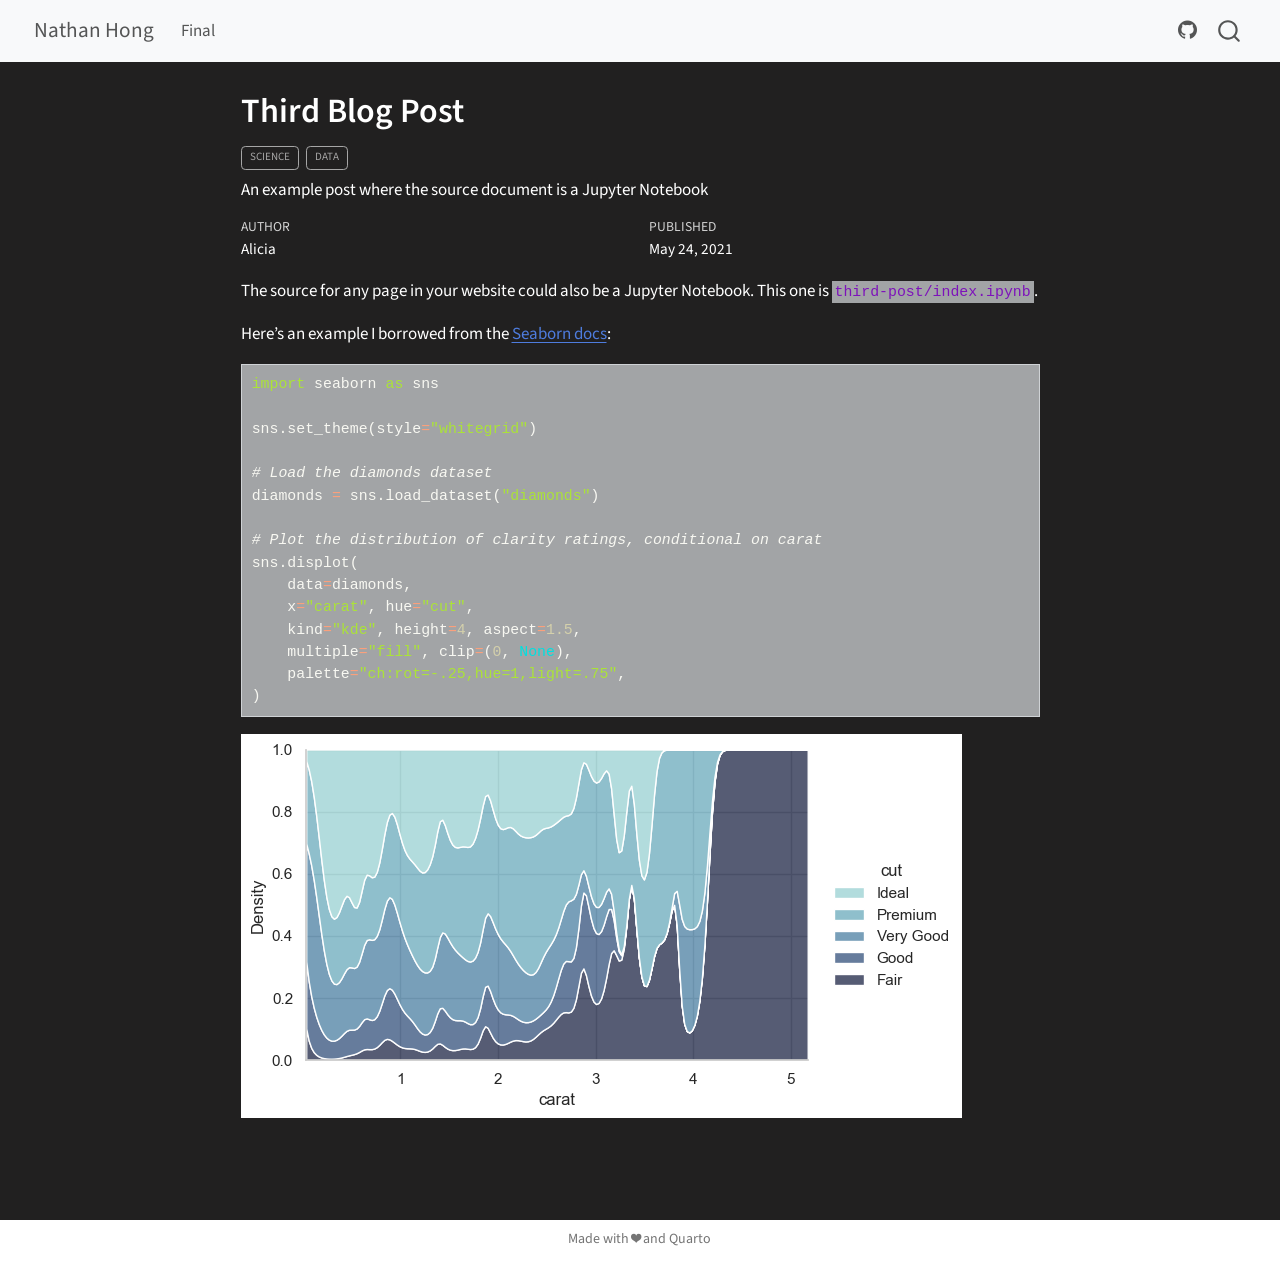
<file: docs/blog/third-post/index.html>
<!DOCTYPE html>
<html xmlns="http://www.w3.org/1999/xhtml" lang="en" xml:lang="en"><head>

<meta charset="utf-8">
<meta name="generator" content="quarto-1.8.25">

<meta name="viewport" content="width=device-width, initial-scale=1.0, user-scalable=yes">

<meta name="author" content="Alicia">
<meta name="dcterms.date" content="2021-05-24">
<meta name="description" content="An example post where the source document is a Jupyter Notebook">

<title>Third Blog Post – Home</title>
<style>
code{white-space: pre-wrap;}
span.smallcaps{font-variant: small-caps;}
div.columns{display: flex; gap: min(4vw, 1.5em);}
div.column{flex: auto; overflow-x: auto;}
div.hanging-indent{margin-left: 1.5em; text-indent: -1.5em;}
ul.task-list{list-style: none;}
ul.task-list li input[type="checkbox"] {
  width: 0.8em;
  margin: 0 0.8em 0.2em -1em; /* quarto-specific, see https://github.com/quarto-dev/quarto-cli/issues/4556 */ 
  vertical-align: middle;
}
/* CSS for syntax highlighting */
html { -webkit-text-size-adjust: 100%; }
pre > code.sourceCode { white-space: pre; position: relative; }
pre > code.sourceCode > span { display: inline-block; line-height: 1.25; }
pre > code.sourceCode > span:empty { height: 1.2em; }
.sourceCode { overflow: visible; }
code.sourceCode > span { color: inherit; text-decoration: inherit; }
div.sourceCode { margin: 1em 0; }
pre.sourceCode { margin: 0; }
@media screen {
div.sourceCode { overflow: auto; }
}
@media print {
pre > code.sourceCode { white-space: pre-wrap; }
pre > code.sourceCode > span { text-indent: -5em; padding-left: 5em; }
}
pre.numberSource code
  { counter-reset: source-line 0; }
pre.numberSource code > span
  { position: relative; left: -4em; counter-increment: source-line; }
pre.numberSource code > span > a:first-child::before
  { content: counter(source-line);
    position: relative; left: -1em; text-align: right; vertical-align: baseline;
    border: none; display: inline-block;
    -webkit-touch-callout: none; -webkit-user-select: none;
    -khtml-user-select: none; -moz-user-select: none;
    -ms-user-select: none; user-select: none;
    padding: 0 4px; width: 4em;
  }
pre.numberSource { margin-left: 3em;  padding-left: 4px; }
div.sourceCode
  {   }
@media screen {
pre > code.sourceCode > span > a:first-child::before { text-decoration: underline; }
}
</style>


<script src="../../site_libs/quarto-nav/quarto-nav.js"></script>
<script src="../../site_libs/quarto-nav/headroom.min.js"></script>
<script src="../../site_libs/clipboard/clipboard.min.js"></script>
<script src="../../site_libs/quarto-search/autocomplete.umd.js"></script>
<script src="../../site_libs/quarto-search/fuse.min.js"></script>
<script src="../../site_libs/quarto-search/quarto-search.js"></script>
<meta name="quarto:offset" content="../../">
<script src="../../site_libs/quarto-html/quarto.js" type="module"></script>
<script src="../../site_libs/quarto-html/tabsets/tabsets.js" type="module"></script>
<script src="../../site_libs/quarto-html/axe/axe-check.js" type="module"></script>
<script src="../../site_libs/quarto-html/popper.min.js"></script>
<script src="../../site_libs/quarto-html/tippy.umd.min.js"></script>
<script src="../../site_libs/quarto-html/anchor.min.js"></script>
<link href="../../site_libs/quarto-html/tippy.css" rel="stylesheet">
<link href="../../site_libs/quarto-html/quarto-syntax-highlighting-dark-707d8167ce6003fca903bfe2be84ab7f.css" rel="stylesheet" id="quarto-text-highlighting-styles">
<script src="../../site_libs/bootstrap/bootstrap.min.js"></script>
<link href="../../site_libs/bootstrap/bootstrap-icons.css" rel="stylesheet">
<link href="../../site_libs/bootstrap/bootstrap-665cf4fa092dd3ab19ad3d134df09f55.min.css" rel="stylesheet" append-hash="true" id="quarto-bootstrap" data-mode="dark">
<script id="quarto-search-options" type="application/json">{
  "location": "navbar",
  "copy-button": false,
  "collapse-after": 3,
  "panel-placement": "end",
  "type": "overlay",
  "limit": 50,
  "keyboard-shortcut": [
    "f",
    "/",
    "s"
  ],
  "show-item-context": false,
  "language": {
    "search-no-results-text": "No results",
    "search-matching-documents-text": "matching documents",
    "search-copy-link-title": "Copy link to search",
    "search-hide-matches-text": "Hide additional matches",
    "search-more-match-text": "more match in this document",
    "search-more-matches-text": "more matches in this document",
    "search-clear-button-title": "Clear",
    "search-text-placeholder": "",
    "search-detached-cancel-button-title": "Cancel",
    "search-submit-button-title": "Submit",
    "search-label": "Search"
  }
}</script>


<meta property="og:title" content="Third Blog Post – Home">
<meta property="og:description" content="An example post where the source document is a Jupyter Notebook">
<meta property="og:image" content="index_files/figure-html/cell-2-output-1.png">
<meta property="og:site_name" content="Home">
</head>

<body class="nav-fixed fullcontent quarto-light">

<div id="quarto-search-results"></div>
  <header id="quarto-header" class="headroom fixed-top">
    <nav class="navbar navbar-expand-lg " data-bs-theme="dark">
      <div class="navbar-container container-fluid">
      <div class="navbar-brand-container mx-auto">
    <a href="../../index.html" class="navbar-brand navbar-brand-logo">
    </a>
    <a class="navbar-brand" href="../../index.html">
    <span class="navbar-title">Nathan Hong</span>
    </a>
  </div>
            <div id="quarto-search" class="" title="Search"></div>
          <button class="navbar-toggler" type="button" data-bs-toggle="collapse" data-bs-target="#navbarCollapse" aria-controls="navbarCollapse" role="menu" aria-expanded="false" aria-label="Toggle navigation" onclick="if (window.quartoToggleHeadroom) { window.quartoToggleHeadroom(); }">
  <span class="navbar-toggler-icon"></span>
</button>
          <div class="collapse navbar-collapse" id="navbarCollapse">
            <ul class="navbar-nav navbar-nav-scroll me-auto">
  <li class="nav-item">
    <a class="nav-link" href="../../Final Project.html"> 
<span class="menu-text">Final</span></a>
  </li>  
</ul>
            <ul class="navbar-nav navbar-nav-scroll ms-auto">
  <li class="nav-item compact">
    <a class="nav-link" href="https://github.com/nathan31h"> <i class="bi bi-github" role="img">
</i> 
<span class="menu-text"></span></a>
  </li>  
</ul>
          </div> <!-- /navcollapse -->
            <div class="quarto-navbar-tools">
</div>
      </div> <!-- /container-fluid -->
    </nav>
</header>
<!-- content -->
<div id="quarto-content" class="quarto-container page-columns page-rows-contents page-layout-article page-navbar">
<!-- sidebar -->
<!-- margin-sidebar -->
    
<!-- main -->
<main class="content" id="quarto-document-content">

<header id="title-block-header" class="quarto-title-block default">
<div class="quarto-title">
<h1 class="title">Third Blog Post</h1>
  <div class="quarto-categories">
    <div class="quarto-category">Science</div>
    <div class="quarto-category">Data</div>
  </div>
  </div>

<div>
  <div class="description">
    An example post where the source document is a Jupyter Notebook
  </div>
</div>


<div class="quarto-title-meta">

    <div>
    <div class="quarto-title-meta-heading">Author</div>
    <div class="quarto-title-meta-contents">
             <p>Alicia </p>
          </div>
  </div>
    
    <div>
    <div class="quarto-title-meta-heading">Published</div>
    <div class="quarto-title-meta-contents">
      <p class="date">May 24, 2021</p>
    </div>
  </div>
  
    
  </div>
  


</header>


<p>The source for any page in your website could also be a Jupyter Notebook. This one is <code>third-post/index.ipynb</code>.</p>
<p>Here’s an example I borrowed from the <a href="https://seaborn.pydata.org/examples/multiple_conditional_kde.html">Seaborn docs</a>:</p>
<div id="cell-3" class="cell" data-execution_count="8">
<div class="code-copy-outer-scaffold"><div class="sourceCode cell-code" id="cb1"><pre class="sourceCode python code-with-copy"><code class="sourceCode python"><span id="cb1-1"><a href="#cb1-1" aria-hidden="true" tabindex="-1"></a><span class="im">import</span> seaborn <span class="im">as</span> sns</span>
<span id="cb1-2"><a href="#cb1-2" aria-hidden="true" tabindex="-1"></a></span>
<span id="cb1-3"><a href="#cb1-3" aria-hidden="true" tabindex="-1"></a>sns.set_theme(style<span class="op">=</span><span class="st">"whitegrid"</span>)</span>
<span id="cb1-4"><a href="#cb1-4" aria-hidden="true" tabindex="-1"></a></span>
<span id="cb1-5"><a href="#cb1-5" aria-hidden="true" tabindex="-1"></a><span class="co"># Load the diamonds dataset</span></span>
<span id="cb1-6"><a href="#cb1-6" aria-hidden="true" tabindex="-1"></a>diamonds <span class="op">=</span> sns.load_dataset(<span class="st">"diamonds"</span>)</span>
<span id="cb1-7"><a href="#cb1-7" aria-hidden="true" tabindex="-1"></a></span>
<span id="cb1-8"><a href="#cb1-8" aria-hidden="true" tabindex="-1"></a><span class="co"># Plot the distribution of clarity ratings, conditional on carat</span></span>
<span id="cb1-9"><a href="#cb1-9" aria-hidden="true" tabindex="-1"></a>sns.displot(</span>
<span id="cb1-10"><a href="#cb1-10" aria-hidden="true" tabindex="-1"></a>    data<span class="op">=</span>diamonds,</span>
<span id="cb1-11"><a href="#cb1-11" aria-hidden="true" tabindex="-1"></a>    x<span class="op">=</span><span class="st">"carat"</span>, hue<span class="op">=</span><span class="st">"cut"</span>,</span>
<span id="cb1-12"><a href="#cb1-12" aria-hidden="true" tabindex="-1"></a>    kind<span class="op">=</span><span class="st">"kde"</span>, height<span class="op">=</span><span class="dv">4</span>, aspect<span class="op">=</span><span class="fl">1.5</span>,</span>
<span id="cb1-13"><a href="#cb1-13" aria-hidden="true" tabindex="-1"></a>    multiple<span class="op">=</span><span class="st">"fill"</span>, clip<span class="op">=</span>(<span class="dv">0</span>, <span class="va">None</span>),</span>
<span id="cb1-14"><a href="#cb1-14" aria-hidden="true" tabindex="-1"></a>    palette<span class="op">=</span><span class="st">"ch:rot=-.25,hue=1,light=.75"</span>,   </span>
<span id="cb1-15"><a href="#cb1-15" aria-hidden="true" tabindex="-1"></a>)</span></code></pre></div><button title="Copy to Clipboard" class="code-copy-button"><i class="bi"></i></button></div>
<div class="cell-output cell-output-display">
<div>
<figure class="figure">
<p><img src="index_files/figure-html/cell-2-output-1.png" class="img-fluid figure-img"></p>
</figure>
</div>
</div>
</div>



</main> <!-- /main -->
<script id="quarto-html-after-body" type="application/javascript">
  window.document.addEventListener("DOMContentLoaded", function (event) {
    const icon = "";
    const anchorJS = new window.AnchorJS();
    anchorJS.options = {
      placement: 'right',
      icon: icon
    };
    anchorJS.add('.anchored');
    const isCodeAnnotation = (el) => {
      for (const clz of el.classList) {
        if (clz.startsWith('code-annotation-')) {                     
          return true;
        }
      }
      return false;
    }
    const onCopySuccess = function(e) {
      // button target
      const button = e.trigger;
      // don't keep focus
      button.blur();
      // flash "checked"
      button.classList.add('code-copy-button-checked');
      var currentTitle = button.getAttribute("title");
      button.setAttribute("title", "Copied!");
      let tooltip;
      if (window.bootstrap) {
        button.setAttribute("data-bs-toggle", "tooltip");
        button.setAttribute("data-bs-placement", "left");
        button.setAttribute("data-bs-title", "Copied!");
        tooltip = new bootstrap.Tooltip(button, 
          { trigger: "manual", 
            customClass: "code-copy-button-tooltip",
            offset: [0, -8]});
        tooltip.show();    
      }
      setTimeout(function() {
        if (tooltip) {
          tooltip.hide();
          button.removeAttribute("data-bs-title");
          button.removeAttribute("data-bs-toggle");
          button.removeAttribute("data-bs-placement");
        }
        button.setAttribute("title", currentTitle);
        button.classList.remove('code-copy-button-checked');
      }, 1000);
      // clear code selection
      e.clearSelection();
    }
    const getTextToCopy = function(trigger) {
      const outerScaffold = trigger.parentElement.cloneNode(true);
      const codeEl = outerScaffold.querySelector('code');
      for (const childEl of codeEl.children) {
        if (isCodeAnnotation(childEl)) {
          childEl.remove();
        }
      }
      return codeEl.innerText;
    }
    const clipboard = new window.ClipboardJS('.code-copy-button:not([data-in-quarto-modal])', {
      text: getTextToCopy
    });
    clipboard.on('success', onCopySuccess);
    if (window.document.getElementById('quarto-embedded-source-code-modal')) {
      const clipboardModal = new window.ClipboardJS('.code-copy-button[data-in-quarto-modal]', {
        text: getTextToCopy,
        container: window.document.getElementById('quarto-embedded-source-code-modal')
      });
      clipboardModal.on('success', onCopySuccess);
    }
      var localhostRegex = new RegExp(/^(?:http|https):\/\/localhost\:?[0-9]*\//);
      var mailtoRegex = new RegExp(/^mailto:/);
        var filterRegex = new RegExp('/' + window.location.host + '/');
      var isInternal = (href) => {
          return filterRegex.test(href) || localhostRegex.test(href) || mailtoRegex.test(href);
      }
      // Inspect non-navigation links and adorn them if external
     var links = window.document.querySelectorAll('a[href]:not(.nav-link):not(.navbar-brand):not(.toc-action):not(.sidebar-link):not(.sidebar-item-toggle):not(.pagination-link):not(.no-external):not([aria-hidden]):not(.dropdown-item):not(.quarto-navigation-tool):not(.about-link)');
      for (var i=0; i<links.length; i++) {
        const link = links[i];
        if (!isInternal(link.href)) {
          // undo the damage that might have been done by quarto-nav.js in the case of
          // links that we want to consider external
          if (link.dataset.originalHref !== undefined) {
            link.href = link.dataset.originalHref;
          }
        }
      }
    function tippyHover(el, contentFn, onTriggerFn, onUntriggerFn) {
      const config = {
        allowHTML: true,
        maxWidth: 500,
        delay: 100,
        arrow: false,
        appendTo: function(el) {
            return el.parentElement;
        },
        interactive: true,
        interactiveBorder: 10,
        theme: 'quarto',
        placement: 'bottom-start',
      };
      if (contentFn) {
        config.content = contentFn;
      }
      if (onTriggerFn) {
        config.onTrigger = onTriggerFn;
      }
      if (onUntriggerFn) {
        config.onUntrigger = onUntriggerFn;
      }
      window.tippy(el, config); 
    }
    const noterefs = window.document.querySelectorAll('a[role="doc-noteref"]');
    for (var i=0; i<noterefs.length; i++) {
      const ref = noterefs[i];
      tippyHover(ref, function() {
        // use id or data attribute instead here
        let href = ref.getAttribute('data-footnote-href') || ref.getAttribute('href');
        try { href = new URL(href).hash; } catch {}
        const id = href.replace(/^#\/?/, "");
        const note = window.document.getElementById(id);
        if (note) {
          return note.innerHTML;
        } else {
          return "";
        }
      });
    }
    const xrefs = window.document.querySelectorAll('a.quarto-xref');
    const processXRef = (id, note) => {
      // Strip column container classes
      const stripColumnClz = (el) => {
        el.classList.remove("page-full", "page-columns");
        if (el.children) {
          for (const child of el.children) {
            stripColumnClz(child);
          }
        }
      }
      stripColumnClz(note)
      if (id === null || id.startsWith('sec-')) {
        // Special case sections, only their first couple elements
        const container = document.createElement("div");
        if (note.children && note.children.length > 2) {
          container.appendChild(note.children[0].cloneNode(true));
          for (let i = 1; i < note.children.length; i++) {
            const child = note.children[i];
            if (child.tagName === "P" && child.innerText === "") {
              continue;
            } else {
              container.appendChild(child.cloneNode(true));
              break;
            }
          }
          if (window.Quarto?.typesetMath) {
            window.Quarto.typesetMath(container);
          }
          return container.innerHTML
        } else {
          if (window.Quarto?.typesetMath) {
            window.Quarto.typesetMath(note);
          }
          return note.innerHTML;
        }
      } else {
        // Remove any anchor links if they are present
        const anchorLink = note.querySelector('a.anchorjs-link');
        if (anchorLink) {
          anchorLink.remove();
        }
        if (window.Quarto?.typesetMath) {
          window.Quarto.typesetMath(note);
        }
        if (note.classList.contains("callout")) {
          return note.outerHTML;
        } else {
          return note.innerHTML;
        }
      }
    }
    for (var i=0; i<xrefs.length; i++) {
      const xref = xrefs[i];
      tippyHover(xref, undefined, function(instance) {
        instance.disable();
        let url = xref.getAttribute('href');
        let hash = undefined; 
        if (url.startsWith('#')) {
          hash = url;
        } else {
          try { hash = new URL(url).hash; } catch {}
        }
        if (hash) {
          const id = hash.replace(/^#\/?/, "");
          const note = window.document.getElementById(id);
          if (note !== null) {
            try {
              const html = processXRef(id, note.cloneNode(true));
              instance.setContent(html);
            } finally {
              instance.enable();
              instance.show();
            }
          } else {
            // See if we can fetch this
            fetch(url.split('#')[0])
            .then(res => res.text())
            .then(html => {
              const parser = new DOMParser();
              const htmlDoc = parser.parseFromString(html, "text/html");
              const note = htmlDoc.getElementById(id);
              if (note !== null) {
                const html = processXRef(id, note);
                instance.setContent(html);
              } 
            }).finally(() => {
              instance.enable();
              instance.show();
            });
          }
        } else {
          // See if we can fetch a full url (with no hash to target)
          // This is a special case and we should probably do some content thinning / targeting
          fetch(url)
          .then(res => res.text())
          .then(html => {
            const parser = new DOMParser();
            const htmlDoc = parser.parseFromString(html, "text/html");
            const note = htmlDoc.querySelector('main.content');
            if (note !== null) {
              // This should only happen for chapter cross references
              // (since there is no id in the URL)
              // remove the first header
              if (note.children.length > 0 && note.children[0].tagName === "HEADER") {
                note.children[0].remove();
              }
              const html = processXRef(null, note);
              instance.setContent(html);
            } 
          }).finally(() => {
            instance.enable();
            instance.show();
          });
        }
      }, function(instance) {
      });
    }
        let selectedAnnoteEl;
        const selectorForAnnotation = ( cell, annotation) => {
          let cellAttr = 'data-code-cell="' + cell + '"';
          let lineAttr = 'data-code-annotation="' +  annotation + '"';
          const selector = 'span[' + cellAttr + '][' + lineAttr + ']';
          return selector;
        }
        const selectCodeLines = (annoteEl) => {
          const doc = window.document;
          const targetCell = annoteEl.getAttribute("data-target-cell");
          const targetAnnotation = annoteEl.getAttribute("data-target-annotation");
          const annoteSpan = window.document.querySelector(selectorForAnnotation(targetCell, targetAnnotation));
          const lines = annoteSpan.getAttribute("data-code-lines").split(",");
          const lineIds = lines.map((line) => {
            return targetCell + "-" + line;
          })
          let top = null;
          let height = null;
          let parent = null;
          if (lineIds.length > 0) {
              //compute the position of the single el (top and bottom and make a div)
              const el = window.document.getElementById(lineIds[0]);
              top = el.offsetTop;
              height = el.offsetHeight;
              parent = el.parentElement.parentElement;
            if (lineIds.length > 1) {
              const lastEl = window.document.getElementById(lineIds[lineIds.length - 1]);
              const bottom = lastEl.offsetTop + lastEl.offsetHeight;
              height = bottom - top;
            }
            if (top !== null && height !== null && parent !== null) {
              // cook up a div (if necessary) and position it 
              let div = window.document.getElementById("code-annotation-line-highlight");
              if (div === null) {
                div = window.document.createElement("div");
                div.setAttribute("id", "code-annotation-line-highlight");
                div.style.position = 'absolute';
                parent.appendChild(div);
              }
              div.style.top = top - 2 + "px";
              div.style.height = height + 4 + "px";
              div.style.left = 0;
              let gutterDiv = window.document.getElementById("code-annotation-line-highlight-gutter");
              if (gutterDiv === null) {
                gutterDiv = window.document.createElement("div");
                gutterDiv.setAttribute("id", "code-annotation-line-highlight-gutter");
                gutterDiv.style.position = 'absolute';
                const codeCell = window.document.getElementById(targetCell);
                const gutter = codeCell.querySelector('.code-annotation-gutter');
                gutter.appendChild(gutterDiv);
              }
              gutterDiv.style.top = top - 2 + "px";
              gutterDiv.style.height = height + 4 + "px";
            }
            selectedAnnoteEl = annoteEl;
          }
        };
        const unselectCodeLines = () => {
          const elementsIds = ["code-annotation-line-highlight", "code-annotation-line-highlight-gutter"];
          elementsIds.forEach((elId) => {
            const div = window.document.getElementById(elId);
            if (div) {
              div.remove();
            }
          });
          selectedAnnoteEl = undefined;
        };
          // Handle positioning of the toggle
      window.addEventListener(
        "resize",
        throttle(() => {
          elRect = undefined;
          if (selectedAnnoteEl) {
            selectCodeLines(selectedAnnoteEl);
          }
        }, 10)
      );
      function throttle(fn, ms) {
      let throttle = false;
      let timer;
        return (...args) => {
          if(!throttle) { // first call gets through
              fn.apply(this, args);
              throttle = true;
          } else { // all the others get throttled
              if(timer) clearTimeout(timer); // cancel #2
              timer = setTimeout(() => {
                fn.apply(this, args);
                timer = throttle = false;
              }, ms);
          }
        };
      }
        // Attach click handler to the DT
        const annoteDls = window.document.querySelectorAll('dt[data-target-cell]');
        for (const annoteDlNode of annoteDls) {
          annoteDlNode.addEventListener('click', (event) => {
            const clickedEl = event.target;
            if (clickedEl !== selectedAnnoteEl) {
              unselectCodeLines();
              const activeEl = window.document.querySelector('dt[data-target-cell].code-annotation-active');
              if (activeEl) {
                activeEl.classList.remove('code-annotation-active');
              }
              selectCodeLines(clickedEl);
              clickedEl.classList.add('code-annotation-active');
            } else {
              // Unselect the line
              unselectCodeLines();
              clickedEl.classList.remove('code-annotation-active');
            }
          });
        }
    const findCites = (el) => {
      const parentEl = el.parentElement;
      if (parentEl) {
        const cites = parentEl.dataset.cites;
        if (cites) {
          return {
            el,
            cites: cites.split(' ')
          };
        } else {
          return findCites(el.parentElement)
        }
      } else {
        return undefined;
      }
    };
    var bibliorefs = window.document.querySelectorAll('a[role="doc-biblioref"]');
    for (var i=0; i<bibliorefs.length; i++) {
      const ref = bibliorefs[i];
      const citeInfo = findCites(ref);
      if (citeInfo) {
        tippyHover(citeInfo.el, function() {
          var popup = window.document.createElement('div');
          citeInfo.cites.forEach(function(cite) {
            var citeDiv = window.document.createElement('div');
            citeDiv.classList.add('hanging-indent');
            citeDiv.classList.add('csl-entry');
            var biblioDiv = window.document.getElementById('ref-' + cite);
            if (biblioDiv) {
              citeDiv.innerHTML = biblioDiv.innerHTML;
            }
            popup.appendChild(citeDiv);
          });
          return popup.innerHTML;
        });
      }
    }
  });
  </script>
</div> <!-- /content -->
<footer class="footer">
  <div class="nav-footer">
    <div class="nav-footer-left">
      &nbsp;
    </div>   
    <div class="nav-footer-center">
<p>Made with ❤️ and Quarto</p>
</div>
    <div class="nav-footer-right">
      &nbsp;
    </div>
  </div>
</footer>




</body></html>
</file>
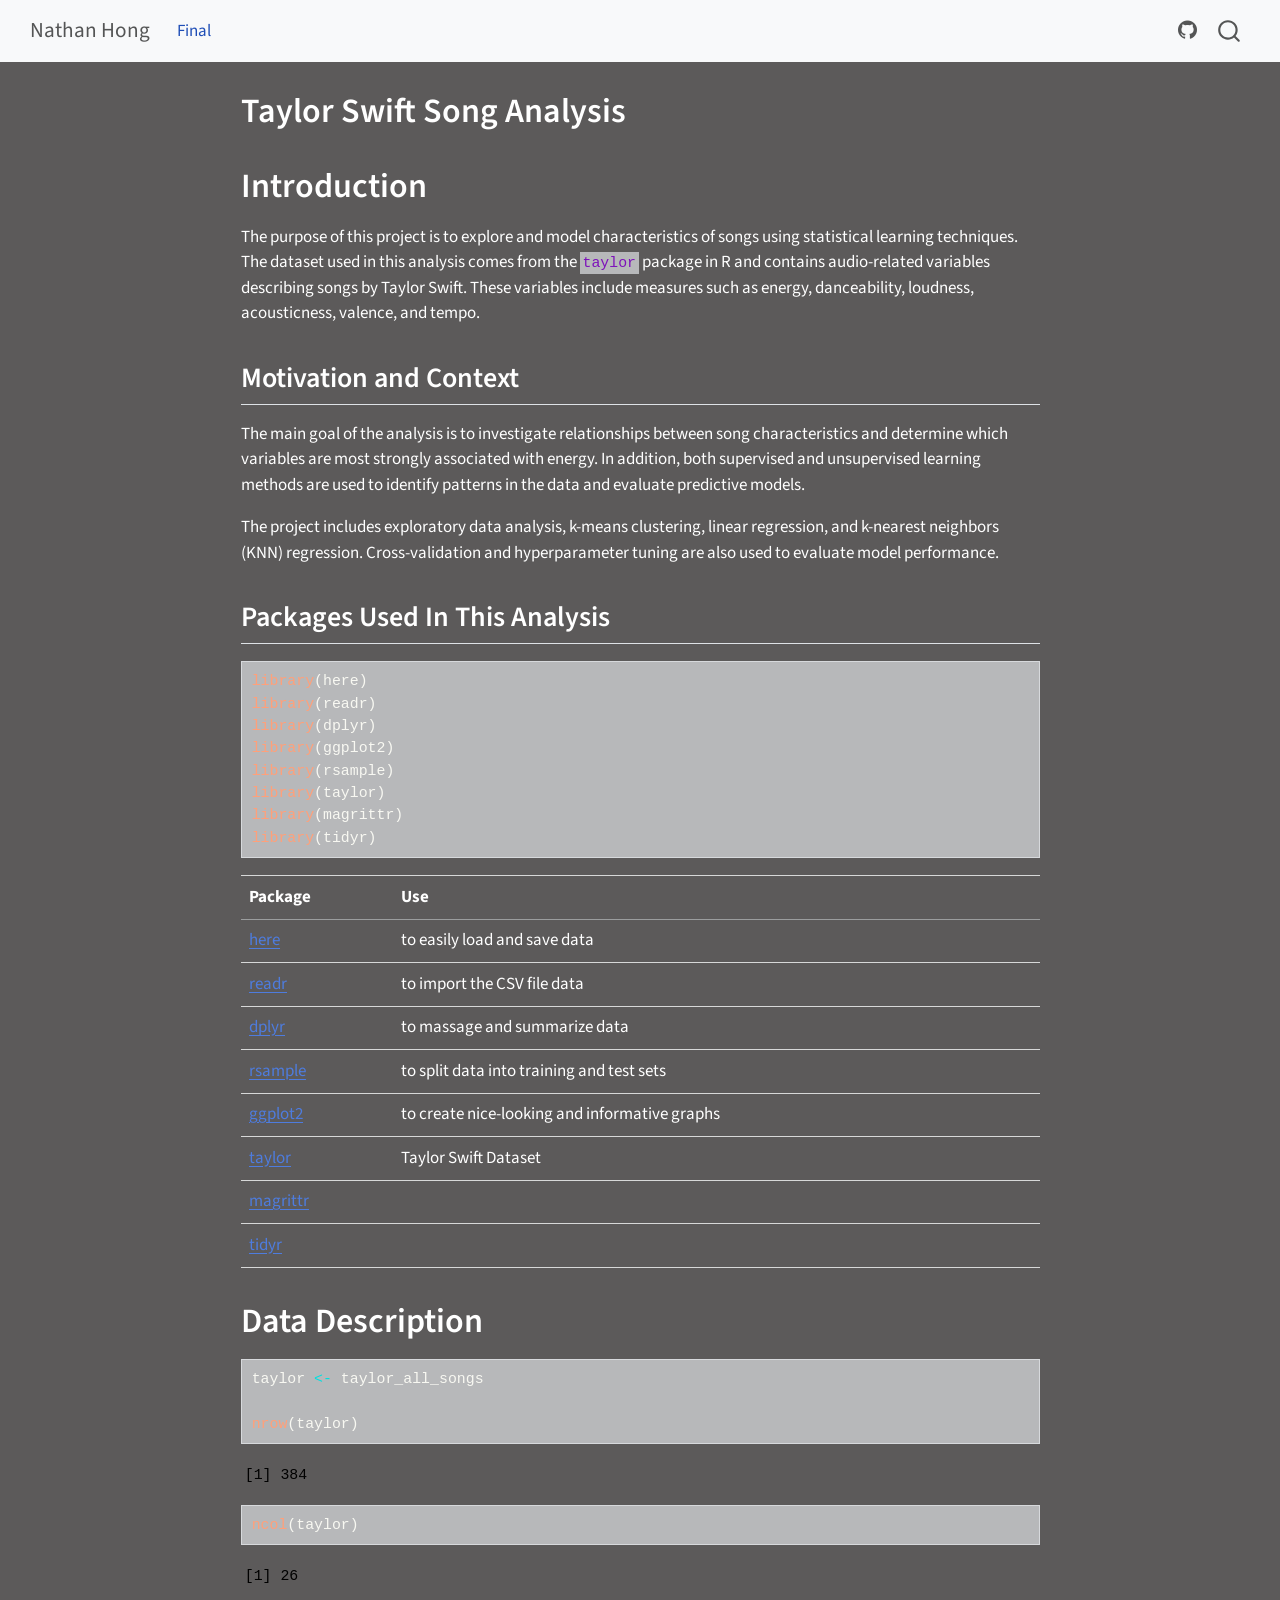
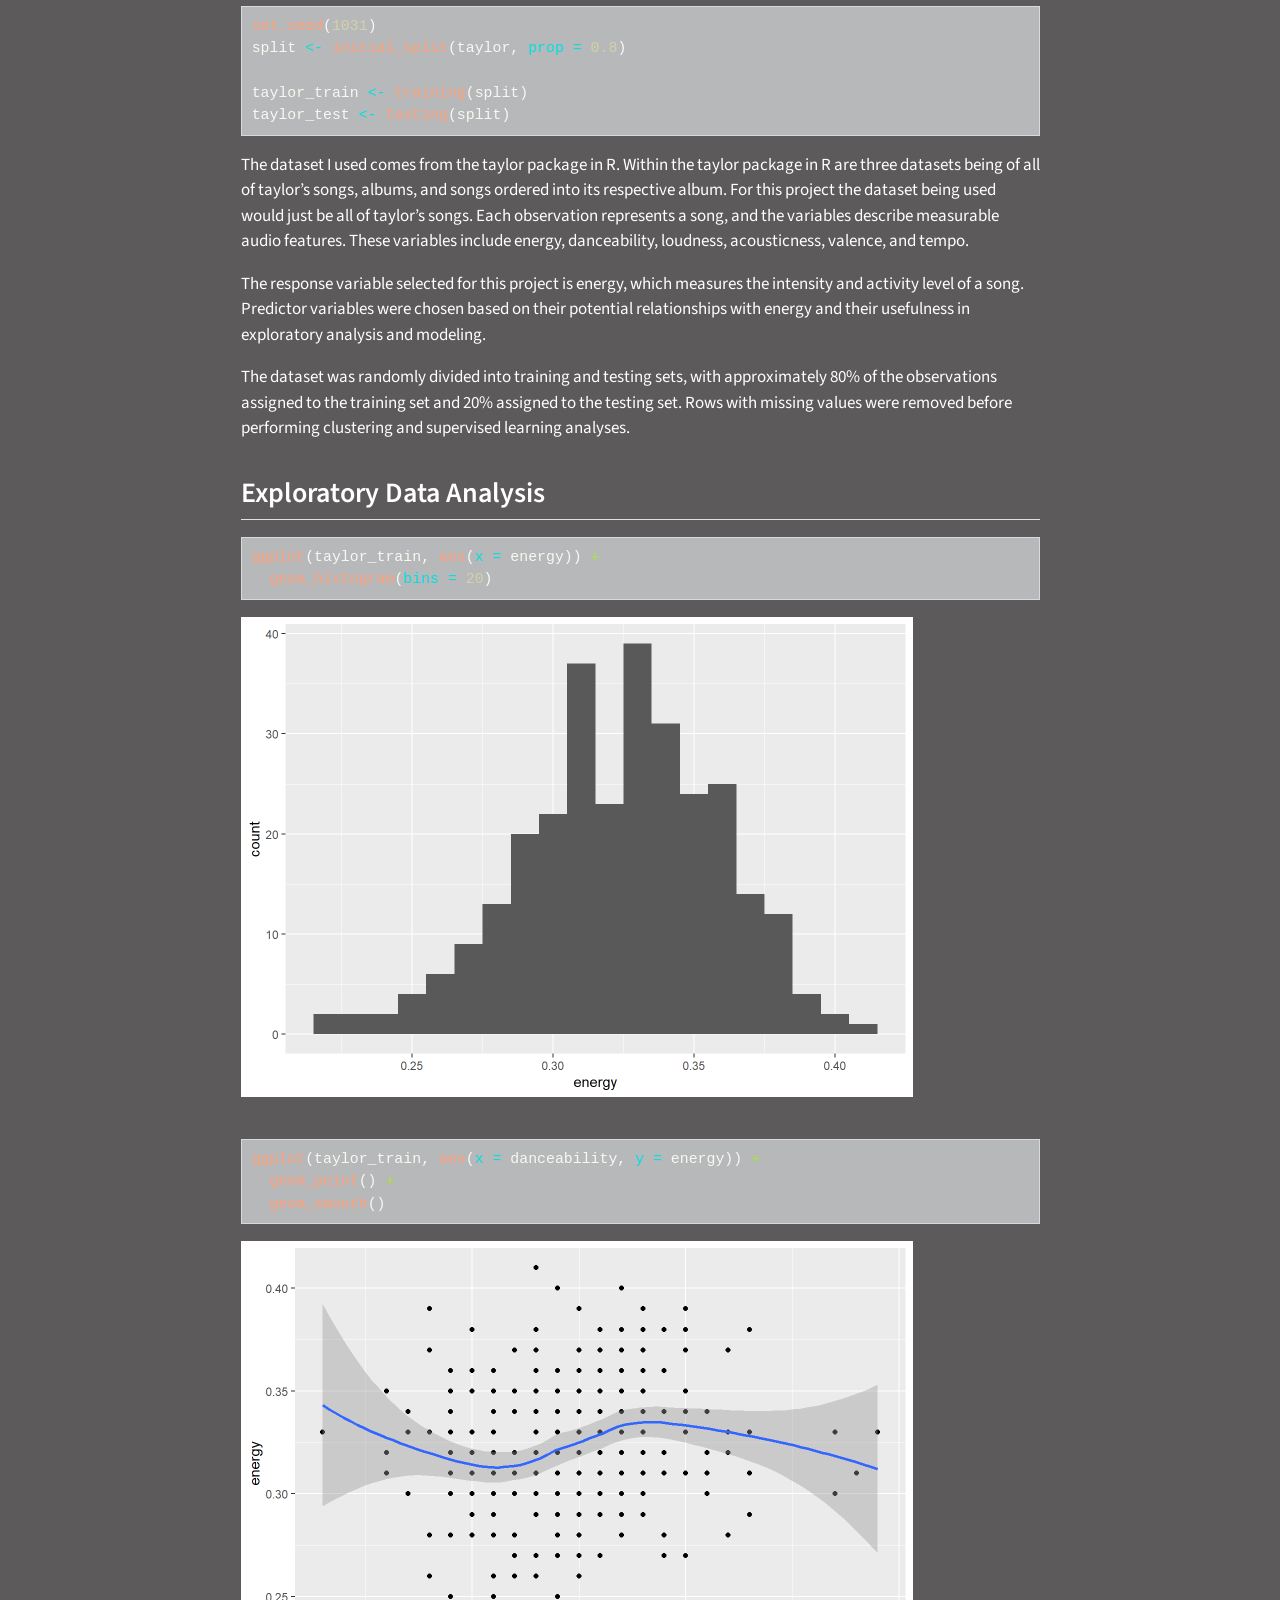
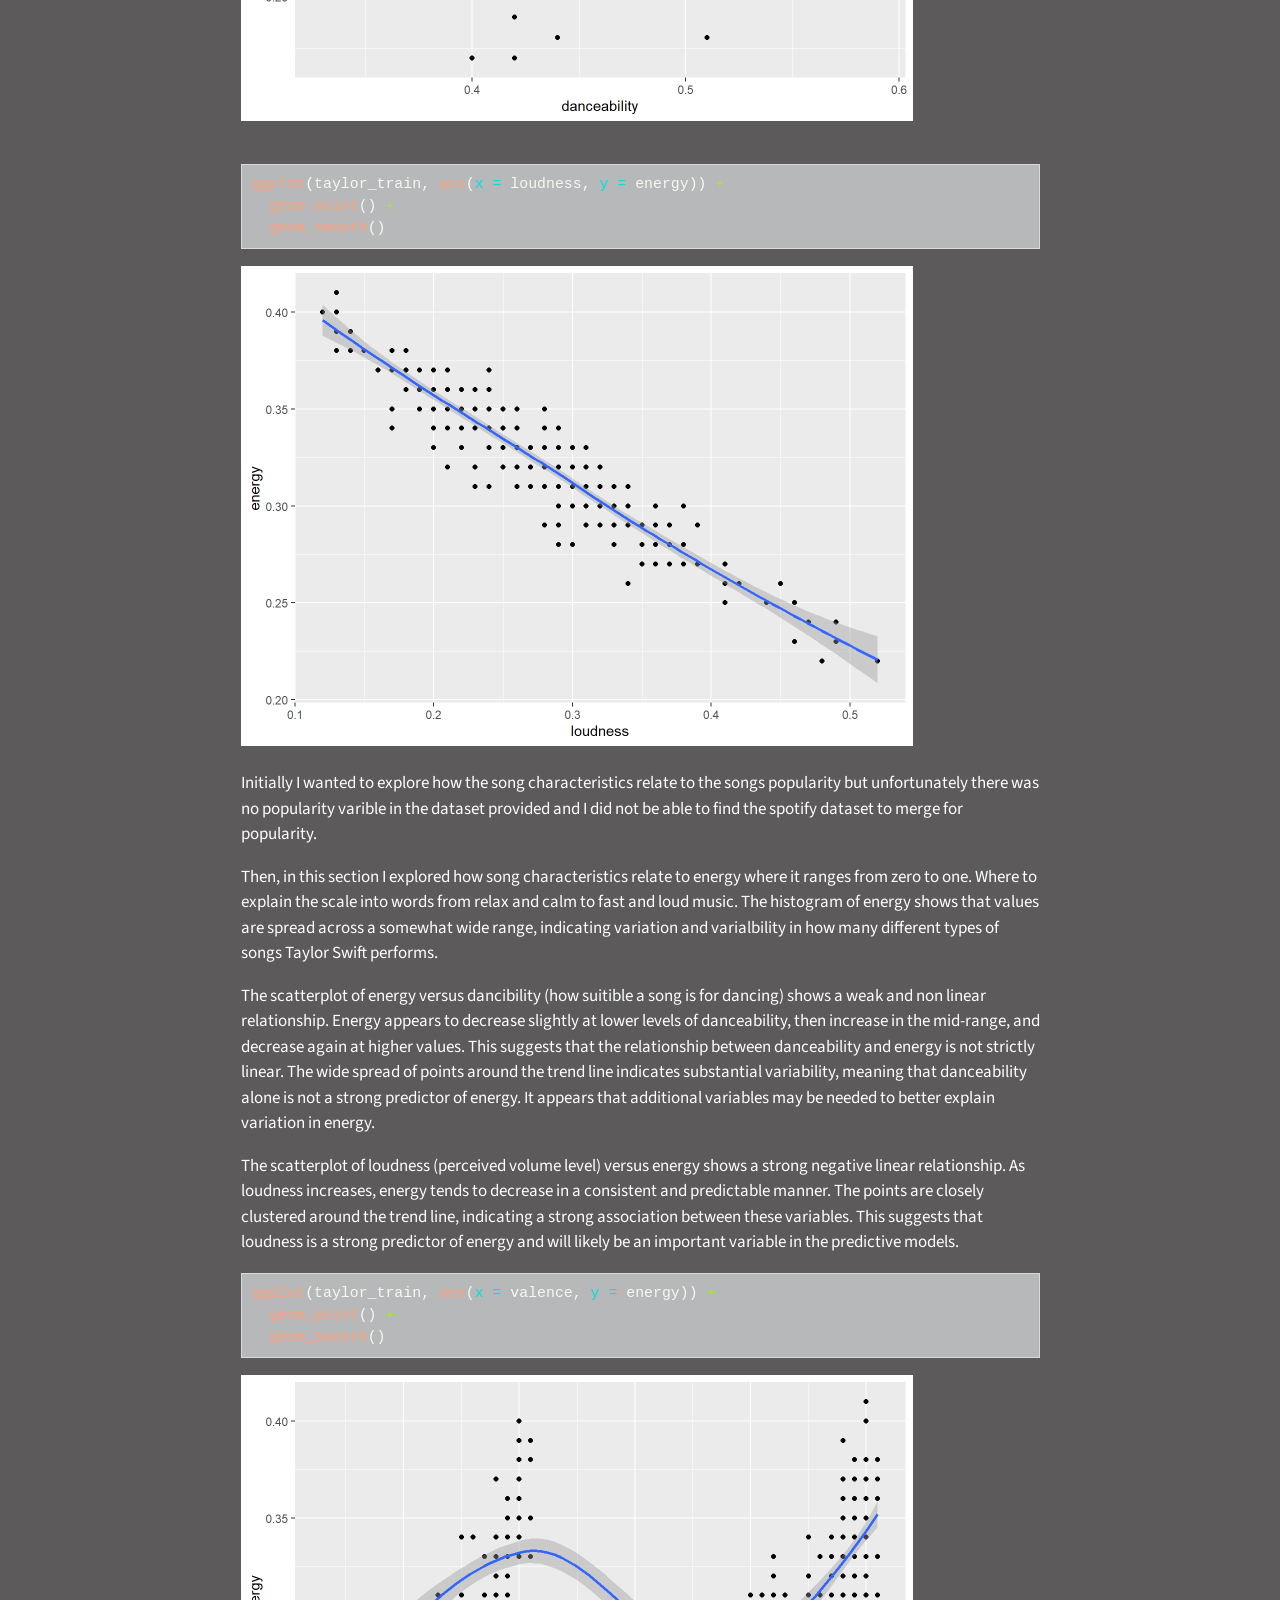
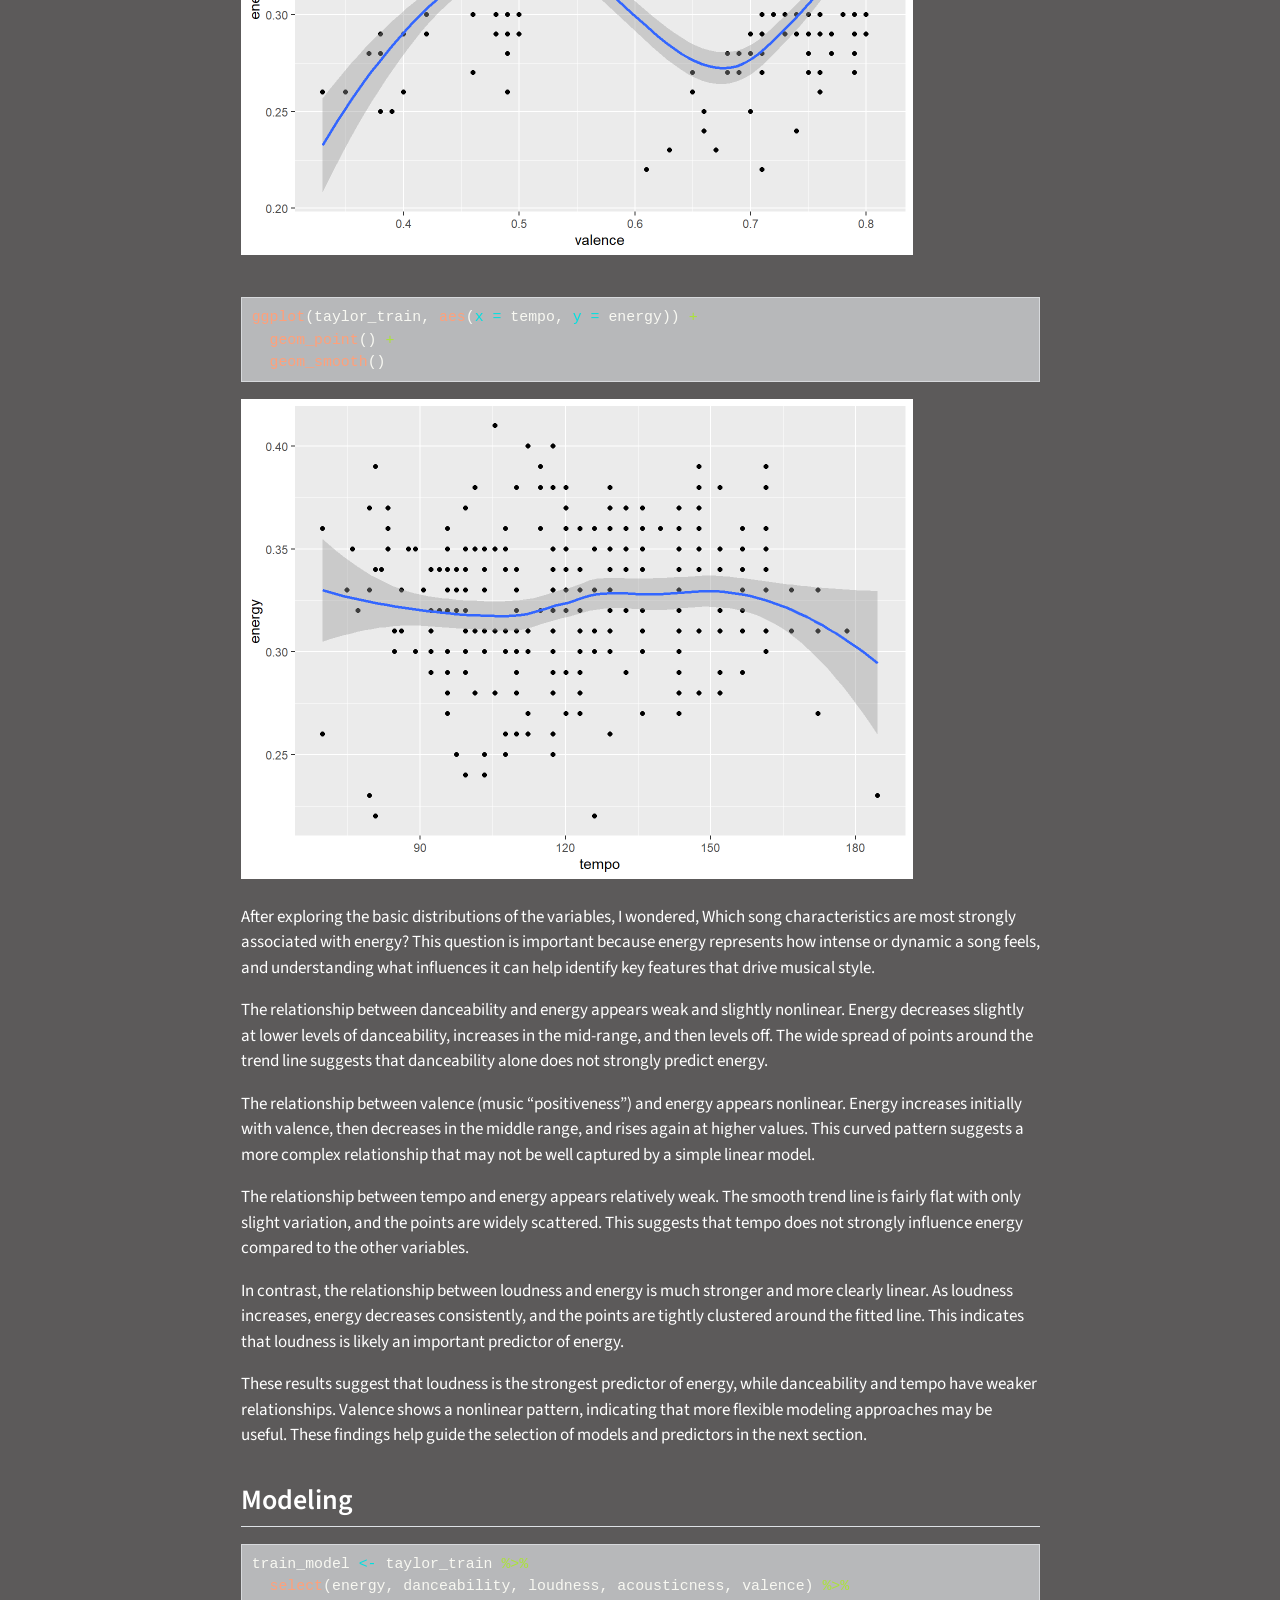
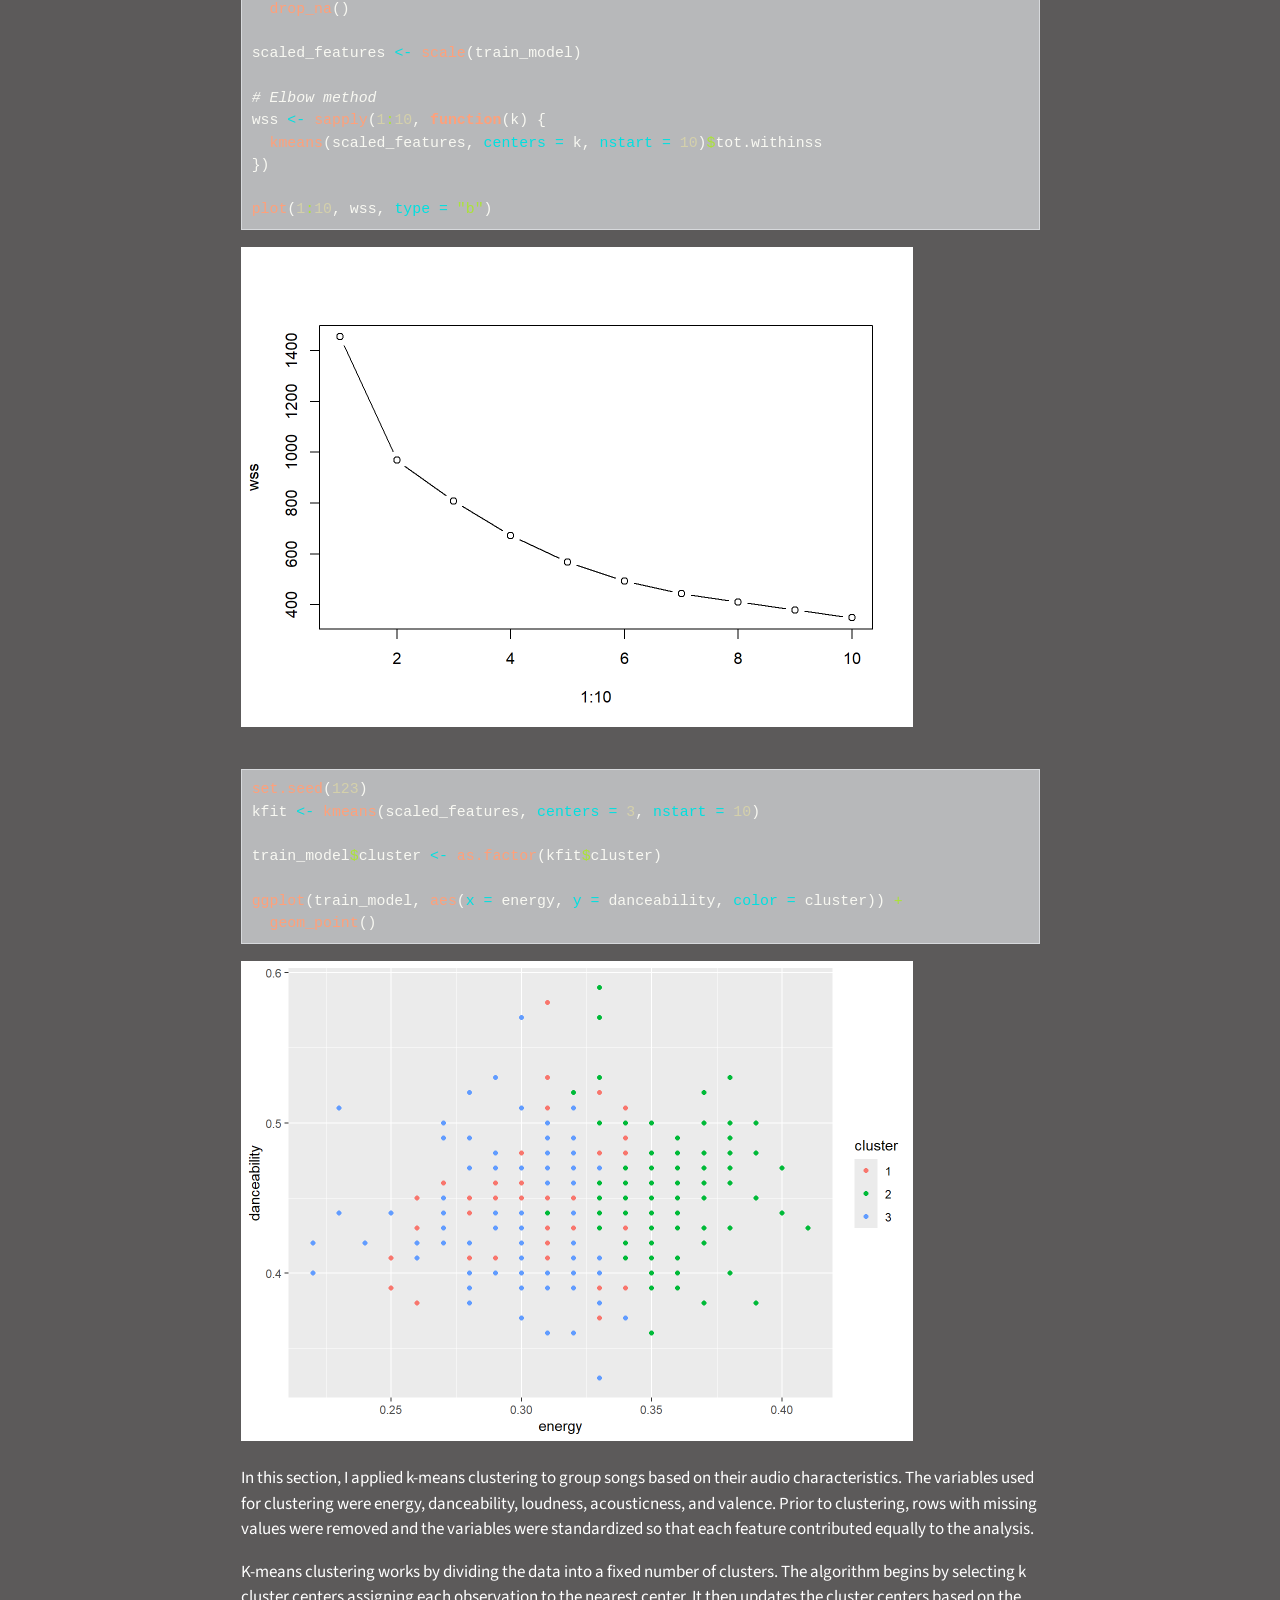
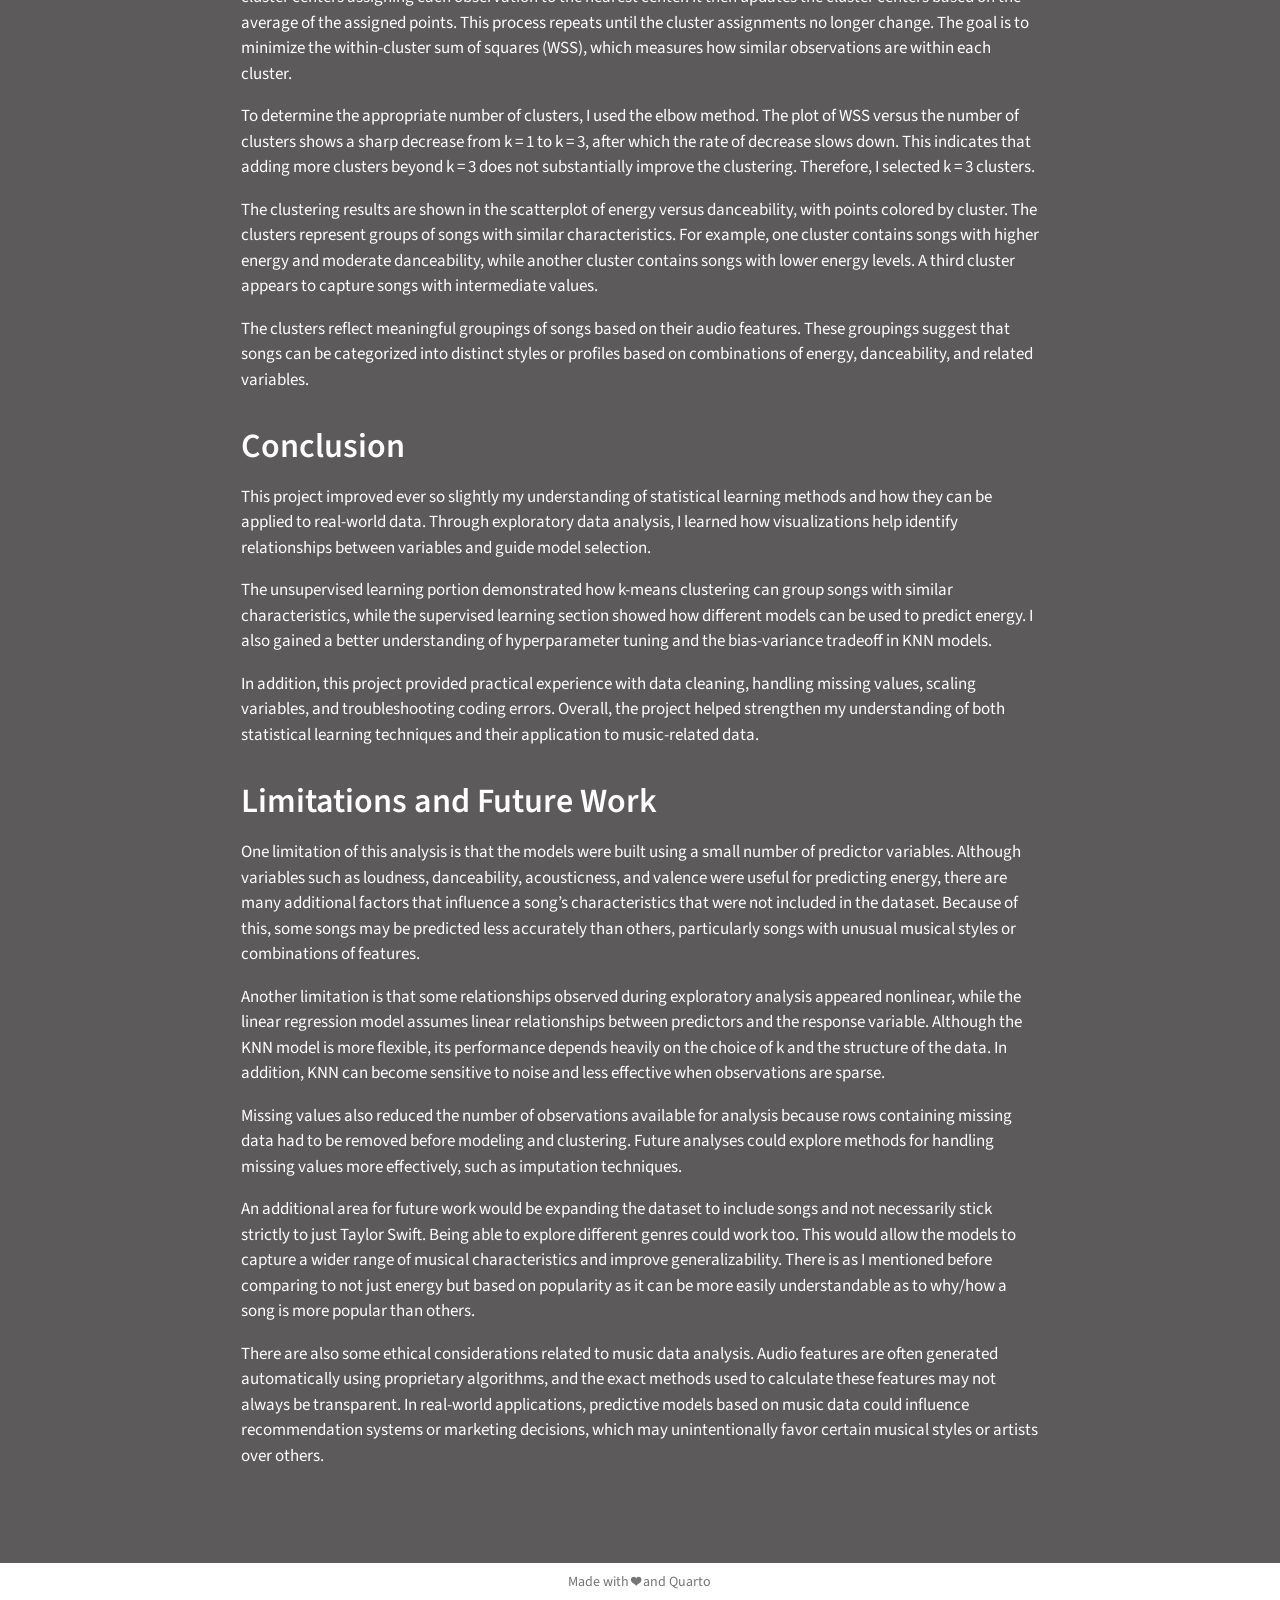
<file: docs/Final Project.html>
<!DOCTYPE html>
<html xmlns="http://www.w3.org/1999/xhtml" lang="en" xml:lang="en"><head>

<meta charset="utf-8">
<meta name="generator" content="quarto-1.9.36">

<meta name="viewport" content="width=device-width, initial-scale=1.0, user-scalable=yes">


<title>Taylor Swift Song Analysis – Home</title>
<style>
/* Default styles provided by pandoc.
** See https://pandoc.org/MANUAL.html#variables-for-html for config info.
*/
code{white-space: pre-wrap;}
span.smallcaps{font-variant: small-caps;}
div.columns{display: flex; gap: min(4vw, 1.5em);}
div.column{flex: auto; overflow-x: auto;}
div.hanging-indent{margin-left: 1.5em; text-indent: -1.5em;}
ul.task-list{list-style: none;}
ul.task-list li input[type="checkbox"] {
  width: 0.8em;
  margin: 0 0.8em 0.2em -1em; /* quarto-specific, see https://github.com/quarto-dev/quarto-cli/issues/4556 */ 
  vertical-align: middle;
}
/* CSS for syntax highlighting */
html { -webkit-text-size-adjust: 100%; }
pre > code.sourceCode { white-space: pre; position: relative; }
pre > code.sourceCode > span { display: inline-block; line-height: 1.25; }
pre > code.sourceCode > span:empty { height: 1.2em; }
.sourceCode { overflow: visible; }
code.sourceCode > span { color: inherit; text-decoration: inherit; }
div.sourceCode { margin: 1em 0; }
pre.sourceCode { margin: 0; }
@media screen {
div.sourceCode { overflow: auto; }
}
@media print {
pre > code.sourceCode { white-space: pre-wrap; }
pre > code.sourceCode > span { text-indent: -5em; padding-left: 5em; }
}
pre.numberSource code
  { counter-reset: source-line 0; }
pre.numberSource code > span
  { position: relative; left: -4em; counter-increment: source-line; }
pre.numberSource code > span > a:first-child::before
  { content: counter(source-line);
    position: relative; left: -1em; text-align: right; vertical-align: baseline;
    border: none; display: inline-block;
    -webkit-touch-callout: none; -webkit-user-select: none;
    -khtml-user-select: none; -moz-user-select: none;
    -ms-user-select: none; user-select: none;
    padding: 0 4px; width: 4em;
  }
pre.numberSource { margin-left: 3em;  padding-left: 4px; }
div.sourceCode
  {   }
@media screen {
pre > code.sourceCode > span > a:first-child::before { text-decoration: underline; }
}
</style>


<script src="site_libs/quarto-nav/quarto-nav.js"></script>
<script src="site_libs/quarto-nav/headroom.min.js"></script>
<script src="site_libs/clipboard/clipboard.min.js"></script>
<script src="site_libs/quarto-search/autocomplete.umd.js"></script>
<script src="site_libs/quarto-search/fuse.min.js"></script>
<script src="site_libs/quarto-search/quarto-search.js"></script>
<meta name="quarto:offset" content="./">
<script src="site_libs/quarto-html/quarto.js" type="module"></script>
<script src="site_libs/quarto-html/tabsets/tabsets.js" type="module"></script>
<script src="site_libs/quarto-html/popper.min.js"></script>
<script src="site_libs/quarto-html/tippy.umd.min.js"></script>
<script src="site_libs/quarto-html/anchor.min.js"></script>
<link href="site_libs/quarto-html/tippy.css" rel="stylesheet">
<link href="site_libs/quarto-html/quarto-syntax-highlighting-dark-f418161beb48e0141c760e455f12af2c.css" rel="stylesheet" id="quarto-text-highlighting-styles">
<script src="site_libs/bootstrap/bootstrap.min.js"></script>
<link href="site_libs/bootstrap/bootstrap-icons.css" rel="stylesheet">
<link href="site_libs/bootstrap/bootstrap-0cfbec7f10589f0460abef308ab35a1d.min.css" rel="stylesheet" append-hash="true" id="quarto-bootstrap" data-mode="dark">
<script id="quarto-search-options" type="application/json">{
  "location": "navbar",
  "copy-button": false,
  "collapse-after": 3,
  "panel-placement": "end",
  "type": "overlay",
  "limit": 50,
  "keyboard-shortcut": [
    "f",
    "/",
    "s"
  ],
  "show-item-context": false,
  "language": {
    "search-no-results-text": "No results",
    "search-matching-documents-text": "matching documents",
    "search-copy-link-title": "Copy link to search",
    "search-hide-matches-text": "Hide additional matches",
    "search-more-match-text": "more match in this document",
    "search-more-matches-text": "more matches in this document",
    "search-clear-button-title": "Clear",
    "search-text-placeholder": "",
    "search-detached-cancel-button-title": "Cancel",
    "search-submit-button-title": "Submit",
    "search-label": "Search"
  }
}</script>


<meta property="og:title" content="Taylor Swift Song Analysis – Home">
<meta property="og:description" content="">
<meta property="og:image" content="Final-Project_files/figure-html/unnamed-chunk-1-1.png">
<meta property="og:site_name" content="Home">
</head>

<body class="nav-fixed fullcontent quarto-light">

<div id="quarto-search-results"></div>
  <header id="quarto-header" class="headroom fixed-top">
    <nav class="navbar navbar-expand-lg " data-bs-theme="dark">
      <div class="navbar-container container-fluid">
      <div class="navbar-brand-container mx-auto">
    <a class="navbar-brand" href="./index.html">
    <span class="navbar-title">Nathan Hong</span>
    </a>
  </div>
            <div id="quarto-search" class="" title="Search"></div>
          <button class="navbar-toggler" type="button" data-bs-toggle="collapse" data-bs-target="#navbarCollapse" aria-controls="navbarCollapse" role="menu" aria-expanded="false" aria-label="Toggle navigation" onclick="if (window.quartoToggleHeadroom) { window.quartoToggleHeadroom(); }">
  <span class="navbar-toggler-icon"></span>
</button>
          <div class="collapse navbar-collapse" id="navbarCollapse">
            <ul class="navbar-nav navbar-nav-scroll me-auto">
  <li class="nav-item">
    <a class="nav-link active" href="./Final Project.html" aria-current="page"> 
<span class="menu-text">Final</span></a>
  </li>  
</ul>
            <ul class="navbar-nav navbar-nav-scroll ms-auto">
  <li class="nav-item compact">
    <a class="nav-link" href="https://github.com/nathan31h"> <i class="bi bi-github" role="img">
</i> 
<span class="menu-text"></span></a>
  </li>  
</ul>
          </div> <!-- /navcollapse -->
            <div class="quarto-navbar-tools">
</div>
      </div> <!-- /container-fluid -->
    </nav>
</header>
<!-- content -->
<div id="quarto-content" class="quarto-container page-columns page-rows-contents page-layout-article page-navbar">
<!-- sidebar -->
<!-- margin-sidebar -->
    
<!-- main -->
<main class="content" id="quarto-document-content">

<header id="title-block-header" class="quarto-title-block default">
<div class="quarto-title">
<h1 class="title">Taylor Swift Song Analysis</h1>
</div>



<div class="quarto-title-meta">

    
  
    
  </div>
  


</header>


<section id="introduction" class="level1">
<h1>Introduction</h1>
<p>The purpose of this project is to explore and model characteristics of songs using statistical learning techniques. The dataset used in this analysis comes from the <code>taylor</code> package in R and contains audio-related variables describing songs by Taylor Swift. These variables include measures such as energy, danceability, loudness, acousticness, valence, and tempo.</p>
<section id="motivation-and-context" class="level2">
<h2 class="anchored" data-anchor-id="motivation-and-context">Motivation and Context</h2>
<p>The main goal of the analysis is to investigate relationships between song characteristics and determine which variables are most strongly associated with energy. In addition, both supervised and unsupervised learning methods are used to identify patterns in the data and evaluate predictive models.</p>
<p>The project includes exploratory data analysis, k-means clustering, linear regression, and k-nearest neighbors (KNN) regression. Cross-validation and hyperparameter tuning are also used to evaluate model performance.</p>
</section>
<section id="packages-used-in-this-analysis" class="level2">
<h2 class="anchored" data-anchor-id="packages-used-in-this-analysis">Packages Used In This Analysis</h2>
<div class="cell">
<div class="code-copy-outer-scaffold"><div class="sourceCode cell-code" id="cb1"><pre class="sourceCode r code-with-copy"><code class="sourceCode r"><span id="cb1-1"><a href="#cb1-1" aria-hidden="true" tabindex="-1"></a><span class="fu">library</span>(here)</span>
<span id="cb1-2"><a href="#cb1-2" aria-hidden="true" tabindex="-1"></a><span class="fu">library</span>(readr)</span>
<span id="cb1-3"><a href="#cb1-3" aria-hidden="true" tabindex="-1"></a><span class="fu">library</span>(dplyr)</span>
<span id="cb1-4"><a href="#cb1-4" aria-hidden="true" tabindex="-1"></a><span class="fu">library</span>(ggplot2)</span>
<span id="cb1-5"><a href="#cb1-5" aria-hidden="true" tabindex="-1"></a><span class="fu">library</span>(rsample)</span>
<span id="cb1-6"><a href="#cb1-6" aria-hidden="true" tabindex="-1"></a><span class="fu">library</span>(taylor)</span>
<span id="cb1-7"><a href="#cb1-7" aria-hidden="true" tabindex="-1"></a><span class="fu">library</span>(magrittr)</span>
<span id="cb1-8"><a href="#cb1-8" aria-hidden="true" tabindex="-1"></a><span class="fu">library</span>(tidyr)</span></code></pre></div><button title="Copy to Clipboard" class="code-copy-button"><i class="bi"></i></button></div>
</div>
<table class="caption-top table">
<thead>
<tr class="header">
<th>Package</th>
<th>Use</th>
</tr>
</thead>
<tbody>
<tr class="odd">
<td><a href="https://github.com/jennybc/here_here">here</a></td>
<td>to easily load and save data</td>
</tr>
<tr class="even">
<td><a href="https://readr.tidyverse.org/">readr</a></td>
<td>to import the CSV file data</td>
</tr>
<tr class="odd">
<td><a href="https://dplyr.tidyverse.org/">dplyr</a></td>
<td>to massage and summarize data</td>
</tr>
<tr class="even">
<td><a href="https://rsample.tidymodels.org/">rsample</a></td>
<td>to split data into training and test sets</td>
</tr>
<tr class="odd">
<td><a href="https://ggplot2.tidyverse.org/">ggplot2</a></td>
<td>to create nice-looking and informative graphs</td>
</tr>
<tr class="even">
<td><a href="https://taylor.wjakethompson.com/">taylor</a></td>
<td>Taylor Swift Dataset</td>
</tr>
<tr class="odd">
<td><a href="https://magrittr.tidyverse.org/">magrittr</a></td>
<td></td>
</tr>
<tr class="even">
<td><a href="https://tidyr.tidyverse.org">tidyr</a></td>
<td></td>
</tr>
</tbody>
</table>
</section>
</section>
<section id="data-description" class="level1">
<h1>Data Description</h1>
<div class="cell">
<div class="code-copy-outer-scaffold"><div class="sourceCode cell-code" id="cb2"><pre class="sourceCode r code-with-copy"><code class="sourceCode r"><span id="cb2-1"><a href="#cb2-1" aria-hidden="true" tabindex="-1"></a>taylor <span class="ot">&lt;-</span> taylor_all_songs</span>
<span id="cb2-2"><a href="#cb2-2" aria-hidden="true" tabindex="-1"></a></span>
<span id="cb2-3"><a href="#cb2-3" aria-hidden="true" tabindex="-1"></a><span class="fu">nrow</span>(taylor)</span></code></pre></div><button title="Copy to Clipboard" class="code-copy-button"><i class="bi"></i></button></div>
<div class="cell-output cell-output-stdout">
<pre><code>[1] 384</code></pre>
</div>
<div class="code-copy-outer-scaffold"><div class="sourceCode cell-code" id="cb4"><pre class="sourceCode r code-with-copy"><code class="sourceCode r"><span id="cb4-1"><a href="#cb4-1" aria-hidden="true" tabindex="-1"></a><span class="fu">ncol</span>(taylor)</span></code></pre></div><button title="Copy to Clipboard" class="code-copy-button"><i class="bi"></i></button></div>
<div class="cell-output cell-output-stdout">
<pre><code>[1] 26</code></pre>
</div>
<div class="code-copy-outer-scaffold"><div class="sourceCode cell-code" id="cb6"><pre class="sourceCode r code-with-copy"><code class="sourceCode r"><span id="cb6-1"><a href="#cb6-1" aria-hidden="true" tabindex="-1"></a><span class="fu">set.seed</span>(<span class="dv">1031</span>)</span>
<span id="cb6-2"><a href="#cb6-2" aria-hidden="true" tabindex="-1"></a>split <span class="ot">&lt;-</span> <span class="fu">initial_split</span>(taylor, <span class="at">prop =</span> <span class="fl">0.8</span>)</span>
<span id="cb6-3"><a href="#cb6-3" aria-hidden="true" tabindex="-1"></a></span>
<span id="cb6-4"><a href="#cb6-4" aria-hidden="true" tabindex="-1"></a>taylor_train <span class="ot">&lt;-</span> <span class="fu">training</span>(split)</span>
<span id="cb6-5"><a href="#cb6-5" aria-hidden="true" tabindex="-1"></a>taylor_test <span class="ot">&lt;-</span> <span class="fu">testing</span>(split)</span></code></pre></div><button title="Copy to Clipboard" class="code-copy-button"><i class="bi"></i></button></div>
</div>
<p>The dataset I used comes from the taylor package in R. Within the taylor package in R are three datasets being of all of taylor’s songs, albums, and songs ordered into its respective album. For this project the dataset being used would just be all of taylor’s songs. Each observation represents a song, and the variables describe measurable audio features. These variables include energy, danceability, loudness, acousticness, valence, and tempo.</p>
<p>The response variable selected for this project is energy, which measures the intensity and activity level of a song. Predictor variables were chosen based on their potential relationships with energy and their usefulness in exploratory analysis and modeling.</p>
<p>The dataset was randomly divided into training and testing sets, with approximately 80% of the observations assigned to the training set and 20% assigned to the testing set. Rows with missing values were removed before performing clustering and supervised learning analyses.</p>
<section id="exploratory-data-analysis" class="level2">
<h2 class="anchored" data-anchor-id="exploratory-data-analysis">Exploratory Data Analysis</h2>
<div class="cell">
<div class="code-copy-outer-scaffold"><div class="sourceCode cell-code" id="cb7"><pre class="sourceCode r code-with-copy"><code class="sourceCode r"><span id="cb7-1"><a href="#cb7-1" aria-hidden="true" tabindex="-1"></a><span class="fu">ggplot</span>(taylor_train, <span class="fu">aes</span>(<span class="at">x =</span> energy)) <span class="sc">+</span></span>
<span id="cb7-2"><a href="#cb7-2" aria-hidden="true" tabindex="-1"></a>  <span class="fu">geom_histogram</span>(<span class="at">bins =</span> <span class="dv">20</span>)</span></code></pre></div><button title="Copy to Clipboard" class="code-copy-button"><i class="bi"></i></button></div>
<div class="cell-output-display">
<div>
<figure class="figure">
<p><img src="Final-Project_files/figure-html/unnamed-chunk-1-1.png" class="img-fluid figure-img" width="672"></p>
</figure>
</div>
</div>
<div class="code-copy-outer-scaffold"><div class="sourceCode cell-code" id="cb8"><pre class="sourceCode r code-with-copy"><code class="sourceCode r"><span id="cb8-1"><a href="#cb8-1" aria-hidden="true" tabindex="-1"></a><span class="fu">ggplot</span>(taylor_train, <span class="fu">aes</span>(<span class="at">x =</span> danceability, <span class="at">y =</span> energy)) <span class="sc">+</span></span>
<span id="cb8-2"><a href="#cb8-2" aria-hidden="true" tabindex="-1"></a>  <span class="fu">geom_point</span>() <span class="sc">+</span></span>
<span id="cb8-3"><a href="#cb8-3" aria-hidden="true" tabindex="-1"></a>  <span class="fu">geom_smooth</span>()</span></code></pre></div><button title="Copy to Clipboard" class="code-copy-button"><i class="bi"></i></button></div>
<div class="cell-output-display">
<div>
<figure class="figure">
<p><img src="Final-Project_files/figure-html/unnamed-chunk-1-2.png" class="img-fluid figure-img" width="672"></p>
</figure>
</div>
</div>
<div class="code-copy-outer-scaffold"><div class="sourceCode cell-code" id="cb9"><pre class="sourceCode r code-with-copy"><code class="sourceCode r"><span id="cb9-1"><a href="#cb9-1" aria-hidden="true" tabindex="-1"></a><span class="fu">ggplot</span>(taylor_train, <span class="fu">aes</span>(<span class="at">x =</span> loudness, <span class="at">y =</span> energy)) <span class="sc">+</span></span>
<span id="cb9-2"><a href="#cb9-2" aria-hidden="true" tabindex="-1"></a>  <span class="fu">geom_point</span>() <span class="sc">+</span></span>
<span id="cb9-3"><a href="#cb9-3" aria-hidden="true" tabindex="-1"></a>  <span class="fu">geom_smooth</span>()</span></code></pre></div><button title="Copy to Clipboard" class="code-copy-button"><i class="bi"></i></button></div>
<div class="cell-output-display">
<div>
<figure class="figure">
<p><img src="Final-Project_files/figure-html/unnamed-chunk-1-3.png" class="img-fluid figure-img" width="672"></p>
</figure>
</div>
</div>
</div>
<p>Initially I wanted to explore how the song characteristics relate to the songs popularity but unfortunately there was no popularity varible in the dataset provided and I did not be able to find the spotify dataset to merge for popularity.</p>
<p>Then, in this section I explored how song characteristics relate to energy where it ranges from zero to one. Where to explain the scale into words from relax and calm to fast and loud music. The histogram of energy shows that values are spread across a somewhat wide range, indicating variation and varialbility in how many different types of songs Taylor Swift performs.</p>
<p>The scatterplot of energy versus dancibility (how suitible a song is for dancing) shows a weak and non linear relationship. Energy appears to decrease slightly at lower levels of danceability, then increase in the mid-range, and decrease again at higher values. This suggests that the relationship between danceability and energy is not strictly linear. The wide spread of points around the trend line indicates substantial variability, meaning that danceability alone is not a strong predictor of energy. It appears that additional variables may be needed to better explain variation in energy.</p>
<p>The scatterplot of loudness (perceived volume level) versus energy shows a strong negative linear relationship. As loudness increases, energy tends to decrease in a consistent and predictable manner. The points are closely clustered around the trend line, indicating a strong association between these variables. This suggests that loudness is a strong predictor of energy and will likely be an important variable in the predictive models.</p>
<div class="cell">
<div class="code-copy-outer-scaffold"><div class="sourceCode cell-code" id="cb10"><pre class="sourceCode r code-with-copy"><code class="sourceCode r"><span id="cb10-1"><a href="#cb10-1" aria-hidden="true" tabindex="-1"></a><span class="fu">ggplot</span>(taylor_train, <span class="fu">aes</span>(<span class="at">x =</span> valence, <span class="at">y =</span> energy)) <span class="sc">+</span></span>
<span id="cb10-2"><a href="#cb10-2" aria-hidden="true" tabindex="-1"></a>  <span class="fu">geom_point</span>() <span class="sc">+</span></span>
<span id="cb10-3"><a href="#cb10-3" aria-hidden="true" tabindex="-1"></a>  <span class="fu">geom_smooth</span>()</span></code></pre></div><button title="Copy to Clipboard" class="code-copy-button"><i class="bi"></i></button></div>
<div class="cell-output-display">
<div>
<figure class="figure">
<p><img src="Final-Project_files/figure-html/unnamed-chunk-2-1.png" class="img-fluid figure-img" width="672"></p>
</figure>
</div>
</div>
<div class="code-copy-outer-scaffold"><div class="sourceCode cell-code" id="cb11"><pre class="sourceCode r code-with-copy"><code class="sourceCode r"><span id="cb11-1"><a href="#cb11-1" aria-hidden="true" tabindex="-1"></a><span class="fu">ggplot</span>(taylor_train, <span class="fu">aes</span>(<span class="at">x =</span> tempo, <span class="at">y =</span> energy)) <span class="sc">+</span></span>
<span id="cb11-2"><a href="#cb11-2" aria-hidden="true" tabindex="-1"></a>  <span class="fu">geom_point</span>() <span class="sc">+</span></span>
<span id="cb11-3"><a href="#cb11-3" aria-hidden="true" tabindex="-1"></a>  <span class="fu">geom_smooth</span>()</span></code></pre></div><button title="Copy to Clipboard" class="code-copy-button"><i class="bi"></i></button></div>
<div class="cell-output-display">
<div>
<figure class="figure">
<p><img src="Final-Project_files/figure-html/unnamed-chunk-2-2.png" class="img-fluid figure-img" width="672"></p>
</figure>
</div>
</div>
</div>
<p>After exploring the basic distributions of the variables, I wondered, Which song characteristics are most strongly associated with energy? This question is important because energy represents how intense or dynamic a song feels, and understanding what influences it can help identify key features that drive musical style.</p>
<p>The relationship between danceability and energy appears weak and slightly nonlinear. Energy decreases slightly at lower levels of danceability, increases in the mid-range, and then levels off. The wide spread of points around the trend line suggests that danceability alone does not strongly predict energy.</p>
<p>The relationship between valence (music “positiveness”) and energy appears nonlinear. Energy increases initially with valence, then decreases in the middle range, and rises again at higher values. This curved pattern suggests a more complex relationship that may not be well captured by a simple linear model.</p>
<p>The relationship between tempo and energy appears relatively weak. The smooth trend line is fairly flat with only slight variation, and the points are widely scattered. This suggests that tempo does not strongly influence energy compared to the other variables.</p>
<p>In contrast, the relationship between loudness and energy is much stronger and more clearly linear. As loudness increases, energy decreases consistently, and the points are tightly clustered around the fitted line. This indicates that loudness is likely an important predictor of energy.</p>
<p>These results suggest that loudness is the strongest predictor of energy, while danceability and tempo have weaker relationships. Valence shows a nonlinear pattern, indicating that more flexible modeling approaches may be useful. These findings help guide the selection of models and predictors in the next section.</p>
</section>
<section id="modeling" class="level2">
<h2 class="anchored" data-anchor-id="modeling">Modeling</h2>
<div class="cell">
<div class="code-copy-outer-scaffold"><div class="sourceCode cell-code" id="cb12"><pre class="sourceCode r code-with-copy"><code class="sourceCode r"><span id="cb12-1"><a href="#cb12-1" aria-hidden="true" tabindex="-1"></a>train_model <span class="ot">&lt;-</span> taylor_train <span class="sc">%&gt;%</span></span>
<span id="cb12-2"><a href="#cb12-2" aria-hidden="true" tabindex="-1"></a>  <span class="fu">select</span>(energy, danceability, loudness, acousticness, valence) <span class="sc">%&gt;%</span></span>
<span id="cb12-3"><a href="#cb12-3" aria-hidden="true" tabindex="-1"></a>  <span class="fu">drop_na</span>()</span>
<span id="cb12-4"><a href="#cb12-4" aria-hidden="true" tabindex="-1"></a></span>
<span id="cb12-5"><a href="#cb12-5" aria-hidden="true" tabindex="-1"></a>scaled_features <span class="ot">&lt;-</span> <span class="fu">scale</span>(train_model)</span>
<span id="cb12-6"><a href="#cb12-6" aria-hidden="true" tabindex="-1"></a></span>
<span id="cb12-7"><a href="#cb12-7" aria-hidden="true" tabindex="-1"></a><span class="co"># Elbow method</span></span>
<span id="cb12-8"><a href="#cb12-8" aria-hidden="true" tabindex="-1"></a>wss <span class="ot">&lt;-</span> <span class="fu">sapply</span>(<span class="dv">1</span><span class="sc">:</span><span class="dv">10</span>, <span class="cf">function</span>(k) {</span>
<span id="cb12-9"><a href="#cb12-9" aria-hidden="true" tabindex="-1"></a>  <span class="fu">kmeans</span>(scaled_features, <span class="at">centers =</span> k, <span class="at">nstart =</span> <span class="dv">10</span>)<span class="sc">$</span>tot.withinss</span>
<span id="cb12-10"><a href="#cb12-10" aria-hidden="true" tabindex="-1"></a>})</span>
<span id="cb12-11"><a href="#cb12-11" aria-hidden="true" tabindex="-1"></a></span>
<span id="cb12-12"><a href="#cb12-12" aria-hidden="true" tabindex="-1"></a><span class="fu">plot</span>(<span class="dv">1</span><span class="sc">:</span><span class="dv">10</span>, wss, <span class="at">type =</span> <span class="st">"b"</span>)</span></code></pre></div><button title="Copy to Clipboard" class="code-copy-button"><i class="bi"></i></button></div>
<div class="cell-output-display">
<div>
<figure class="figure">
<p><img src="Final-Project_files/figure-html/unnamed-chunk-3-1.png" class="img-fluid figure-img" width="672"></p>
</figure>
</div>
</div>
<div class="code-copy-outer-scaffold"><div class="sourceCode cell-code" id="cb13"><pre class="sourceCode r code-with-copy"><code class="sourceCode r"><span id="cb13-1"><a href="#cb13-1" aria-hidden="true" tabindex="-1"></a><span class="fu">set.seed</span>(<span class="dv">123</span>)</span>
<span id="cb13-2"><a href="#cb13-2" aria-hidden="true" tabindex="-1"></a>kfit <span class="ot">&lt;-</span> <span class="fu">kmeans</span>(scaled_features, <span class="at">centers =</span> <span class="dv">3</span>, <span class="at">nstart =</span> <span class="dv">10</span>)</span>
<span id="cb13-3"><a href="#cb13-3" aria-hidden="true" tabindex="-1"></a></span>
<span id="cb13-4"><a href="#cb13-4" aria-hidden="true" tabindex="-1"></a>train_model<span class="sc">$</span>cluster <span class="ot">&lt;-</span> <span class="fu">as.factor</span>(kfit<span class="sc">$</span>cluster)</span>
<span id="cb13-5"><a href="#cb13-5" aria-hidden="true" tabindex="-1"></a></span>
<span id="cb13-6"><a href="#cb13-6" aria-hidden="true" tabindex="-1"></a><span class="fu">ggplot</span>(train_model, <span class="fu">aes</span>(<span class="at">x =</span> energy, <span class="at">y =</span> danceability, <span class="at">color =</span> cluster)) <span class="sc">+</span></span>
<span id="cb13-7"><a href="#cb13-7" aria-hidden="true" tabindex="-1"></a>  <span class="fu">geom_point</span>()</span></code></pre></div><button title="Copy to Clipboard" class="code-copy-button"><i class="bi"></i></button></div>
<div class="cell-output-display">
<div>
<figure class="figure">
<p><img src="Final-Project_files/figure-html/unnamed-chunk-3-2.png" class="img-fluid figure-img" width="672"></p>
</figure>
</div>
</div>
</div>
<p>In this section, I applied k-means clustering to group songs based on their audio characteristics. The variables used for clustering were energy, danceability, loudness, acousticness, and valence. Prior to clustering, rows with missing values were removed and the variables were standardized so that each feature contributed equally to the analysis.</p>
<p>K-means clustering works by dividing the data into a fixed number of clusters. The algorithm begins by selecting k cluster centers assigning each observation to the nearest center. It then updates the cluster centers based on the average of the assigned points. This process repeats until the cluster assignments no longer change. The goal is to minimize the within-cluster sum of squares (WSS), which measures how similar observations are within each cluster.</p>
<p>To determine the appropriate number of clusters, I used the elbow method. The plot of WSS versus the number of clusters shows a sharp decrease from k = 1 to k = 3, after which the rate of decrease slows down. This indicates that adding more clusters beyond k = 3 does not substantially improve the clustering. Therefore, I selected k = 3 clusters.</p>
<p>The clustering results are shown in the scatterplot of energy versus danceability, with points colored by cluster. The clusters represent groups of songs with similar characteristics. For example, one cluster contains songs with higher energy and moderate danceability, while another cluster contains songs with lower energy levels. A third cluster appears to capture songs with intermediate values.</p>
<p>The clusters reflect meaningful groupings of songs based on their audio features. These groupings suggest that songs can be categorized into distinct styles or profiles based on combinations of energy, danceability, and related variables.</p>
</section>
</section>
<section id="conclusion" class="level1">
<h1>Conclusion</h1>
<p>This project improved ever so slightly my understanding of statistical learning methods and how they can be applied to real-world data. Through exploratory data analysis, I learned how visualizations help identify relationships between variables and guide model selection.</p>
<p>The unsupervised learning portion demonstrated how k-means clustering can group songs with similar characteristics, while the supervised learning section showed how different models can be used to predict energy. I also gained a better understanding of hyperparameter tuning and the bias-variance tradeoff in KNN models.</p>
<p>In addition, this project provided practical experience with data cleaning, handling missing values, scaling variables, and troubleshooting coding errors. Overall, the project helped strengthen my understanding of both statistical learning techniques and their application to music-related data.</p>
</section>
<section id="limitations-and-future-work" class="level1">
<h1>Limitations and Future Work</h1>
<p>One limitation of this analysis is that the models were built using a small number of predictor variables. Although variables such as loudness, danceability, acousticness, and valence were useful for predicting energy, there are many additional factors that influence a song’s characteristics that were not included in the dataset. Because of this, some songs may be predicted less accurately than others, particularly songs with unusual musical styles or combinations of features.</p>
<p>Another limitation is that some relationships observed during exploratory analysis appeared nonlinear, while the linear regression model assumes linear relationships between predictors and the response variable. Although the KNN model is more flexible, its performance depends heavily on the choice of k and the structure of the data. In addition, KNN can become sensitive to noise and less effective when observations are sparse.</p>
<p>Missing values also reduced the number of observations available for analysis because rows containing missing data had to be removed before modeling and clustering. Future analyses could explore methods for handling missing values more effectively, such as imputation techniques.</p>
<p>An additional area for future work would be expanding the dataset to include songs and not necessarily stick strictly to just Taylor Swift. Being able to explore different genres could work too. This would allow the models to capture a wider range of musical characteristics and improve generalizability. There is as I mentioned before comparing to not just energy but based on popularity as it can be more easily understandable as to why/how a song is more popular than others.</p>
<p>There are also some ethical considerations related to music data analysis. Audio features are often generated automatically using proprietary algorithms, and the exact methods used to calculate these features may not always be transparent. In real-world applications, predictive models based on music data could influence recommendation systems or marketing decisions, which may unintentionally favor certain musical styles or artists over others.</p>


</section>

</main> <!-- /main -->
<script id="quarto-html-after-body" type="application/javascript">
  window.document.addEventListener("DOMContentLoaded", function (event) {
    const icon = "";
    const anchorJS = new window.AnchorJS();
    anchorJS.options = {
      placement: 'right',
      icon: icon
    };
    anchorJS.add('.anchored');
    const isCodeAnnotation = (el) => {
      for (const clz of el.classList) {
        if (clz.startsWith('code-annotation-')) {                     
          return true;
        }
      }
      return false;
    }
    const onCopySuccess = function(e) {
      // button target
      const button = e.trigger;
      // don't keep focus
      button.blur();
      // flash "checked"
      button.classList.add('code-copy-button-checked');
      var currentTitle = button.getAttribute("title");
      button.setAttribute("title", "Copied!");
      let tooltip;
      if (window.bootstrap) {
        button.setAttribute("data-bs-toggle", "tooltip");
        button.setAttribute("data-bs-placement", "left");
        button.setAttribute("data-bs-title", "Copied!");
        tooltip = new bootstrap.Tooltip(button, 
          { trigger: "manual", 
            customClass: "code-copy-button-tooltip",
            offset: [0, -8]});
        tooltip.show();    
      }
      setTimeout(function() {
        if (tooltip) {
          tooltip.hide();
          button.removeAttribute("data-bs-title");
          button.removeAttribute("data-bs-toggle");
          button.removeAttribute("data-bs-placement");
        }
        button.setAttribute("title", currentTitle);
        button.classList.remove('code-copy-button-checked');
      }, 1000);
      // clear code selection
      e.clearSelection();
    }
    const getTextToCopy = function(trigger) {
      const outerScaffold = trigger.parentElement.cloneNode(true);
      const codeEl = outerScaffold.querySelector('code');
      for (const childEl of codeEl.children) {
        if (isCodeAnnotation(childEl)) {
          childEl.remove();
        }
      }
      return codeEl.innerText;
    }
    const clipboard = new window.ClipboardJS('.code-copy-button:not([data-in-quarto-modal])', {
      text: getTextToCopy
    });
    clipboard.on('success', onCopySuccess);
    if (window.document.getElementById('quarto-embedded-source-code-modal')) {
      const clipboardModal = new window.ClipboardJS('.code-copy-button[data-in-quarto-modal]', {
        text: getTextToCopy,
        container: window.document.getElementById('quarto-embedded-source-code-modal')
      });
      clipboardModal.on('success', onCopySuccess);
    }
      var localhostRegex = new RegExp(/^(?:http|https):\/\/localhost\:?[0-9]*\//);
      var mailtoRegex = new RegExp(/^mailto:/);
        var filterRegex = new RegExp('/' + window.location.host + '/');
      var isInternal = (href) => {
          return filterRegex.test(href) || localhostRegex.test(href) || mailtoRegex.test(href);
      }
      // Inspect non-navigation links and adorn them if external
     var links = window.document.querySelectorAll('a[href]:not(.nav-link):not(.navbar-brand):not(.toc-action):not(.sidebar-link):not(.sidebar-item-toggle):not(.pagination-link):not(.no-external):not([aria-hidden]):not(.dropdown-item):not(.quarto-navigation-tool):not(.about-link)');
      for (var i=0; i<links.length; i++) {
        const link = links[i];
        if (!isInternal(link.href)) {
          // undo the damage that might have been done by quarto-nav.js in the case of
          // links that we want to consider external
          if (link.dataset.originalHref !== undefined) {
            link.href = link.dataset.originalHref;
          }
        }
      }
    function tippyHover(el, contentFn, onTriggerFn, onUntriggerFn) {
      const config = {
        allowHTML: true,
        maxWidth: 500,
        delay: 100,
        arrow: false,
        appendTo: function(el) {
            return el.parentElement;
        },
        interactive: true,
        interactiveBorder: 10,
        theme: 'quarto',
        placement: 'bottom-start',
      };
      if (contentFn) {
        config.content = contentFn;
      }
      if (onTriggerFn) {
        config.onTrigger = onTriggerFn;
      }
      if (onUntriggerFn) {
        config.onUntrigger = onUntriggerFn;
      }
      window.tippy(el, config); 
    }
    const noterefs = window.document.querySelectorAll('a[role="doc-noteref"]');
    for (var i=0; i<noterefs.length; i++) {
      const ref = noterefs[i];
      tippyHover(ref, function() {
        // use id or data attribute instead here
        let href = ref.getAttribute('data-footnote-href') || ref.getAttribute('href');
        try { href = new URL(href).hash; } catch {}
        const id = href.replace(/^#\/?/, "");
        const note = window.document.getElementById(id);
        if (note) {
          return note.innerHTML;
        } else {
          return "";
        }
      });
    }
    const xrefs = window.document.querySelectorAll('a.quarto-xref');
    const processXRef = (id, note) => {
      // Strip column container classes
      const stripColumnClz = (el) => {
        el.classList.remove("page-full", "page-columns");
        if (el.children) {
          for (const child of el.children) {
            stripColumnClz(child);
          }
        }
      }
      stripColumnClz(note)
      if (id === null || id.startsWith('sec-')) {
        // Special case sections, only their first couple elements
        const container = document.createElement("div");
        if (note.children && note.children.length > 2) {
          container.appendChild(note.children[0].cloneNode(true));
          for (let i = 1; i < note.children.length; i++) {
            const child = note.children[i];
            if (child.tagName === "P" && child.innerText === "") {
              continue;
            } else {
              container.appendChild(child.cloneNode(true));
              break;
            }
          }
          if (window.Quarto?.typesetMath) {
            window.Quarto.typesetMath(container);
          }
          return container.innerHTML
        } else {
          if (window.Quarto?.typesetMath) {
            window.Quarto.typesetMath(note);
          }
          return note.innerHTML;
        }
      } else {
        // Remove any anchor links if they are present
        const anchorLink = note.querySelector('a.anchorjs-link');
        if (anchorLink) {
          anchorLink.remove();
        }
        if (window.Quarto?.typesetMath) {
          window.Quarto.typesetMath(note);
        }
        if (note.classList.contains("callout")) {
          return note.outerHTML;
        } else {
          return note.innerHTML;
        }
      }
    }
    for (var i=0; i<xrefs.length; i++) {
      const xref = xrefs[i];
      tippyHover(xref, undefined, function(instance) {
        instance.disable();
        let url = xref.getAttribute('href');
        let hash = undefined; 
        if (url.startsWith('#')) {
          hash = url;
        } else {
          try { hash = new URL(url).hash; } catch {}
        }
        if (hash) {
          const id = hash.replace(/^#\/?/, "");
          const note = window.document.getElementById(id);
          if (note !== null) {
            try {
              const html = processXRef(id, note.cloneNode(true));
              instance.setContent(html);
            } finally {
              instance.enable();
              instance.show();
            }
          } else {
            // See if we can fetch this
            fetch(url.split('#')[0])
            .then(res => res.text())
            .then(html => {
              const parser = new DOMParser();
              const htmlDoc = parser.parseFromString(html, "text/html");
              const note = htmlDoc.getElementById(id);
              if (note !== null) {
                const html = processXRef(id, note);
                instance.setContent(html);
              } 
            }).finally(() => {
              instance.enable();
              instance.show();
            });
          }
        } else {
          // See if we can fetch a full url (with no hash to target)
          // This is a special case and we should probably do some content thinning / targeting
          fetch(url)
          .then(res => res.text())
          .then(html => {
            const parser = new DOMParser();
            const htmlDoc = parser.parseFromString(html, "text/html");
            const note = htmlDoc.querySelector('main.content');
            if (note !== null) {
              // This should only happen for chapter cross references
              // (since there is no id in the URL)
              // remove the first header
              if (note.children.length > 0 && note.children[0].tagName === "HEADER") {
                note.children[0].remove();
              }
              const html = processXRef(null, note);
              instance.setContent(html);
            } 
          }).finally(() => {
            instance.enable();
            instance.show();
          });
        }
      }, function(instance) {
      });
    }
        let selectedAnnoteEl;
        const selectorForAnnotation = ( cell, annotation) => {
          let cellAttr = 'data-code-cell="' + cell + '"';
          let lineAttr = 'data-code-annotation="' +  annotation + '"';
          const selector = 'span[' + cellAttr + '][' + lineAttr + ']';
          return selector;
        }
        const selectCodeLines = (annoteEl) => {
          const doc = window.document;
          const targetCell = annoteEl.getAttribute("data-target-cell");
          const targetAnnotation = annoteEl.getAttribute("data-target-annotation");
          const annoteSpan = window.document.querySelector(selectorForAnnotation(targetCell, targetAnnotation));
          const lines = annoteSpan.getAttribute("data-code-lines").split(",");
          const lineIds = lines.map((line) => {
            return targetCell + "-" + line;
          })
          let top = null;
          let height = null;
          let parent = null;
          if (lineIds.length > 0) {
              //compute the position of the single el (top and bottom and make a div)
              const el = window.document.getElementById(lineIds[0]);
              top = el.offsetTop;
              height = el.offsetHeight;
              parent = el.parentElement.parentElement;
            if (lineIds.length > 1) {
              const lastEl = window.document.getElementById(lineIds[lineIds.length - 1]);
              const bottom = lastEl.offsetTop + lastEl.offsetHeight;
              height = bottom - top;
            }
            if (top !== null && height !== null && parent !== null) {
              // cook up a div (if necessary) and position it 
              let div = window.document.getElementById("code-annotation-line-highlight");
              if (div === null) {
                div = window.document.createElement("div");
                div.setAttribute("id", "code-annotation-line-highlight");
                div.style.position = 'absolute';
                parent.appendChild(div);
              }
              div.style.top = top - 2 + "px";
              div.style.height = height + 4 + "px";
              div.style.left = 0;
              let gutterDiv = window.document.getElementById("code-annotation-line-highlight-gutter");
              if (gutterDiv === null) {
                gutterDiv = window.document.createElement("div");
                gutterDiv.setAttribute("id", "code-annotation-line-highlight-gutter");
                gutterDiv.style.position = 'absolute';
                const codeCell = window.document.getElementById(targetCell);
                const gutter = codeCell.querySelector('.code-annotation-gutter');
                gutter.appendChild(gutterDiv);
              }
              gutterDiv.style.top = top - 2 + "px";
              gutterDiv.style.height = height + 4 + "px";
            }
            selectedAnnoteEl = annoteEl;
          }
        };
        const unselectCodeLines = () => {
          const elementsIds = ["code-annotation-line-highlight", "code-annotation-line-highlight-gutter"];
          elementsIds.forEach((elId) => {
            const div = window.document.getElementById(elId);
            if (div) {
              div.remove();
            }
          });
          selectedAnnoteEl = undefined;
        };
          // Handle positioning of the toggle
      window.addEventListener(
        "resize",
        throttle(() => {
          elRect = undefined;
          if (selectedAnnoteEl) {
            selectCodeLines(selectedAnnoteEl);
          }
        }, 10)
      );
      function throttle(fn, ms) {
      let throttle = false;
      let timer;
        return (...args) => {
          if(!throttle) { // first call gets through
              fn.apply(this, args);
              throttle = true;
          } else { // all the others get throttled
              if(timer) clearTimeout(timer); // cancel #2
              timer = setTimeout(() => {
                fn.apply(this, args);
                timer = throttle = false;
              }, ms);
          }
        };
      }
        // Attach click handler to the DT
        const annoteDls = window.document.querySelectorAll('dt[data-target-cell]');
        for (const annoteDlNode of annoteDls) {
          annoteDlNode.addEventListener('click', (event) => {
            const clickedEl = event.target;
            if (clickedEl !== selectedAnnoteEl) {
              unselectCodeLines();
              const activeEl = window.document.querySelector('dt[data-target-cell].code-annotation-active');
              if (activeEl) {
                activeEl.classList.remove('code-annotation-active');
              }
              selectCodeLines(clickedEl);
              clickedEl.classList.add('code-annotation-active');
            } else {
              // Unselect the line
              unselectCodeLines();
              clickedEl.classList.remove('code-annotation-active');
            }
          });
        }
    const findCites = (el) => {
      const parentEl = el.parentElement;
      if (parentEl) {
        const cites = parentEl.dataset.cites;
        if (cites) {
          return {
            el,
            cites: cites.split(' ')
          };
        } else {
          return findCites(el.parentElement)
        }
      } else {
        return undefined;
      }
    };
    var bibliorefs = window.document.querySelectorAll('a[role="doc-biblioref"]');
    for (var i=0; i<bibliorefs.length; i++) {
      const ref = bibliorefs[i];
      const citeInfo = findCites(ref);
      if (citeInfo) {
        tippyHover(citeInfo.el, function() {
          var popup = window.document.createElement('div');
          citeInfo.cites.forEach(function(cite) {
            var citeDiv = window.document.createElement('div');
            citeDiv.classList.add('hanging-indent');
            citeDiv.classList.add('csl-entry');
            var biblioDiv = window.document.getElementById('ref-' + cite);
            if (biblioDiv) {
              citeDiv.innerHTML = biblioDiv.innerHTML;
            }
            popup.appendChild(citeDiv);
          });
          return popup.innerHTML;
        });
      }
    }
  });
  </script>
</div> <!-- /content -->
<footer class="footer">
  <div class="nav-footer">
    <div class="nav-footer-left">
      &nbsp;
    </div>   
    <div class="nav-footer-center">
<p>Made with ❤️ and Quarto</p>
</div>
    <div class="nav-footer-right">
      &nbsp;
    </div>
  </div>
</footer>




</body></html>
</file>
<file: docs/site_libs/quarto-html/tippy.css>
.tippy-box[data-animation=fade][data-state=hidden]{opacity:0}[data-tippy-root]{max-width:calc(100vw - 10px)}.tippy-box{position:relative;background-color:#333;color:#fff;border-radius:4px;font-size:14px;line-height:1.4;white-space:normal;outline:0;transition-property:transform,visibility,opacity}.tippy-box[data-placement^=top]>.tippy-arrow{bottom:0}.tippy-box[data-placement^=top]>.tippy-arrow:before{bottom:-7px;left:0;border-width:8px 8px 0;border-top-color:initial;transform-origin:center top}.tippy-box[data-placement^=bottom]>.tippy-arrow{top:0}.tippy-box[data-placement^=bottom]>.tippy-arrow:before{top:-7px;left:0;border-width:0 8px 8px;border-bottom-color:initial;transform-origin:center bottom}.tippy-box[data-placement^=left]>.tippy-arrow{right:0}.tippy-box[data-placement^=left]>.tippy-arrow:before{border-width:8px 0 8px 8px;border-left-color:initial;right:-7px;transform-origin:center left}.tippy-box[data-placement^=right]>.tippy-arrow{left:0}.tippy-box[data-placement^=right]>.tippy-arrow:before{left:-7px;border-width:8px 8px 8px 0;border-right-color:initial;transform-origin:center right}.tippy-box[data-inertia][data-state=visible]{transition-timing-function:cubic-bezier(.54,1.5,.38,1.11)}.tippy-arrow{width:16px;height:16px;color:#333}.tippy-arrow:before{content:"";position:absolute;border-color:transparent;border-style:solid}.tippy-content{position:relative;padding:5px 9px;z-index:1}
</file>
<file: docs/site_libs/quarto-html/quarto-syntax-highlighting-dark-f418161beb48e0141c760e455f12af2c.css>
/* quarto syntax highlight colors */
:root {
  --quarto-hl-al-color: #f07178;
  --quarto-hl-an-color: #d4d0ab;
  --quarto-hl-at-color: #00e0e0;
  --quarto-hl-bn-color: #d4d0ab;
  --quarto-hl-bu-color: #abe338;
  --quarto-hl-ch-color: #abe338;
  --quarto-hl-co-color: #f8f8f2;
  --quarto-hl-cv-color: #ffd700;
  --quarto-hl-cn-color: #ffd700;
  --quarto-hl-cf-color: #ffa07a;
  --quarto-hl-dt-color: #ffa07a;
  --quarto-hl-dv-color: #d4d0ab;
  --quarto-hl-do-color: #f8f8f2;
  --quarto-hl-er-color: #f07178;
  --quarto-hl-ex-color: #00e0e0;
  --quarto-hl-fl-color: #d4d0ab;
  --quarto-hl-fu-color: #ffa07a;
  --quarto-hl-im-color: #abe338;
  --quarto-hl-in-color: #d4d0ab;
  --quarto-hl-kw-color: #ffa07a;
  --quarto-hl-op-color: #ffa07a;
  --quarto-hl-ot-color: #00e0e0;
  --quarto-hl-pp-color: #dcc6e0;
  --quarto-hl-re-color: #00e0e0;
  --quarto-hl-sc-color: #abe338;
  --quarto-hl-ss-color: #abe338;
  --quarto-hl-st-color: #abe338;
  --quarto-hl-va-color: #00e0e0;
  --quarto-hl-vs-color: #abe338;
  --quarto-hl-wa-color: #dcc6e0;
}

/* other quarto variables */
:root {
  --quarto-font-monospace: SFMono-Regular, Menlo, Monaco, Consolas, "Liberation Mono", "Courier New", monospace;
}

/* syntax highlight based on Pandoc's rules */
pre > code.sourceCode > span {
  color: #f8f8f2;
}

code.sourceCode > span {
  color: #f8f8f2;
}

div.sourceCode,
div.sourceCode pre.sourceCode {
  color: #f8f8f2;
}

/* Normal */
code span {
  color: #f8f8f2;
}

/* Alert */
code span.al {
  color: #f07178;
}

/* Annotation */
code span.an {
  color: #d4d0ab;
}

/* Attribute */
code span.at {
  color: #00e0e0;
}

/* BaseN */
code span.bn {
  color: #d4d0ab;
}

/* BuiltIn */
code span.bu {
  color: #abe338;
}

/* ControlFlow */
code span.cf {
  font-weight: bold;
  color: #ffa07a;
}

/* Char */
code span.ch {
  color: #abe338;
}

/* Constant */
code span.cn {
  color: #ffd700;
}

/* Comment */
code span.co {
  font-style: italic;
  color: #f8f8f2;
}

/* CommentVar */
code span.cv {
  color: #ffd700;
}

/* Documentation */
code span.do {
  color: #f8f8f2;
}

/* DataType */
code span.dt {
  color: #ffa07a;
}

/* DecVal */
code span.dv {
  color: #d4d0ab;
}

/* Error */
code span.er {
  color: #f07178;
  text-decoration: underline;
}

/* Extension */
code span.ex {
  font-weight: bold;
  color: #00e0e0;
}

/* Float */
code span.fl {
  color: #d4d0ab;
}

/* Function */
code span.fu {
  color: #ffa07a;
}

/* Import */
code span.im {
  color: #abe338;
}

/* Information */
code span.in {
  color: #d4d0ab;
}

/* Keyword */
code span.kw {
  font-weight: bold;
  color: #ffa07a;
}

/* Operator */
code span.op {
  color: #ffa07a;
}

/* Other */
code span.ot {
  color: #00e0e0;
}

/* Preprocessor */
code span.pp {
  color: #dcc6e0;
}

/* RegionMarker */
code span.re {
  background-color: #f8f8f2;
  color: #00e0e0;
}

/* SpecialChar */
code span.sc {
  color: #abe338;
}

/* SpecialString */
code span.ss {
  color: #abe338;
}

/* String */
code span.st {
  color: #abe338;
}

/* Variable */
code span.va {
  color: #00e0e0;
}

/* VerbatimString */
code span.vs {
  color: #abe338;
}

/* Warning */
code span.wa {
  color: #dcc6e0;
}

.prevent-inlining {
  content: "</";
}

/*# sourceMappingURL=378c2a0cc31455d06730fbe37c8f3789.css.map */
</file>
<file: docs/site_libs/quarto-html/quarto-syntax-highlighting-dark-707d8167ce6003fca903bfe2be84ab7f.css>
/* quarto syntax highlight colors */
:root {
  --quarto-hl-al-color: #f07178;
  --quarto-hl-an-color: #d4d0ab;
  --quarto-hl-at-color: #00e0e0;
  --quarto-hl-bn-color: #d4d0ab;
  --quarto-hl-bu-color: #abe338;
  --quarto-hl-ch-color: #abe338;
  --quarto-hl-co-color: #f8f8f2;
  --quarto-hl-cv-color: #ffd700;
  --quarto-hl-cn-color: #ffd700;
  --quarto-hl-cf-color: #ffa07a;
  --quarto-hl-dt-color: #ffa07a;
  --quarto-hl-dv-color: #d4d0ab;
  --quarto-hl-do-color: #f8f8f2;
  --quarto-hl-er-color: #f07178;
  --quarto-hl-ex-color: #00e0e0;
  --quarto-hl-fl-color: #d4d0ab;
  --quarto-hl-fu-color: #ffa07a;
  --quarto-hl-im-color: #abe338;
  --quarto-hl-in-color: #d4d0ab;
  --quarto-hl-kw-color: #ffa07a;
  --quarto-hl-op-color: #ffa07a;
  --quarto-hl-ot-color: #00e0e0;
  --quarto-hl-pp-color: #dcc6e0;
  --quarto-hl-re-color: #00e0e0;
  --quarto-hl-sc-color: #abe338;
  --quarto-hl-ss-color: #abe338;
  --quarto-hl-st-color: #abe338;
  --quarto-hl-va-color: #00e0e0;
  --quarto-hl-vs-color: #abe338;
  --quarto-hl-wa-color: #dcc6e0;
}

/* other quarto variables */
:root {
  --quarto-font-monospace: SFMono-Regular, Menlo, Monaco, Consolas, "Liberation Mono", "Courier New", monospace;
}

/* syntax highlight based on Pandoc's rules */
pre > code.sourceCode > span {
  color: #f8f8f2;
}

code.sourceCode > span {
  color: #f8f8f2;
}

div.sourceCode,
div.sourceCode pre.sourceCode {
  color: #f8f8f2;
}

/* Normal */
code span {
  color: #f8f8f2;
}

/* Alert */
code span.al {
  color: #f07178;
}

/* Annotation */
code span.an {
  color: #d4d0ab;
}

/* Attribute */
code span.at {
  color: #00e0e0;
}

/* BaseN */
code span.bn {
  color: #d4d0ab;
}

/* BuiltIn */
code span.bu {
  color: #abe338;
}

/* ControlFlow */
code span.cf {
  font-weight: bold;
  color: #ffa07a;
}

/* Char */
code span.ch {
  color: #abe338;
}

/* Constant */
code span.cn {
  color: #ffd700;
}

/* Comment */
code span.co {
  font-style: italic;
  color: #f8f8f2;
}

/* CommentVar */
code span.cv {
  color: #ffd700;
}

/* Documentation */
code span.do {
  color: #f8f8f2;
}

/* DataType */
code span.dt {
  color: #ffa07a;
}

/* DecVal */
code span.dv {
  color: #d4d0ab;
}

/* Error */
code span.er {
  color: #f07178;
  text-decoration: underline;
}

/* Extension */
code span.ex {
  font-weight: bold;
  color: #00e0e0;
}

/* Float */
code span.fl {
  color: #d4d0ab;
}

/* Function */
code span.fu {
  color: #ffa07a;
}

/* Import */
code span.im {
  color: #abe338;
}

/* Information */
code span.in {
  color: #d4d0ab;
}

/* Keyword */
code span.kw {
  font-weight: bold;
  color: #ffa07a;
}

/* Operator */
code span.op {
  color: #ffa07a;
}

/* Other */
code span.ot {
  color: #00e0e0;
}

/* Preprocessor */
code span.pp {
  color: #dcc6e0;
}

/* RegionMarker */
code span.re {
  background-color: #f8f8f2;
  color: #00e0e0;
}

/* SpecialChar */
code span.sc {
  color: #abe338;
}

/* SpecialString */
code span.ss {
  color: #abe338;
}

/* String */
code span.st {
  color: #abe338;
}

/* Variable */
code span.va {
  color: #00e0e0;
}

/* VerbatimString */
code span.vs {
  color: #abe338;
}

/* Warning */
code span.wa {
  color: #dcc6e0;
}

.prevent-inlining {
  content: "</";
}

/*# sourceMappingURL=f5ab3bb6f5ded8da9f12dd3a91d3da26.css.map */
</file>
